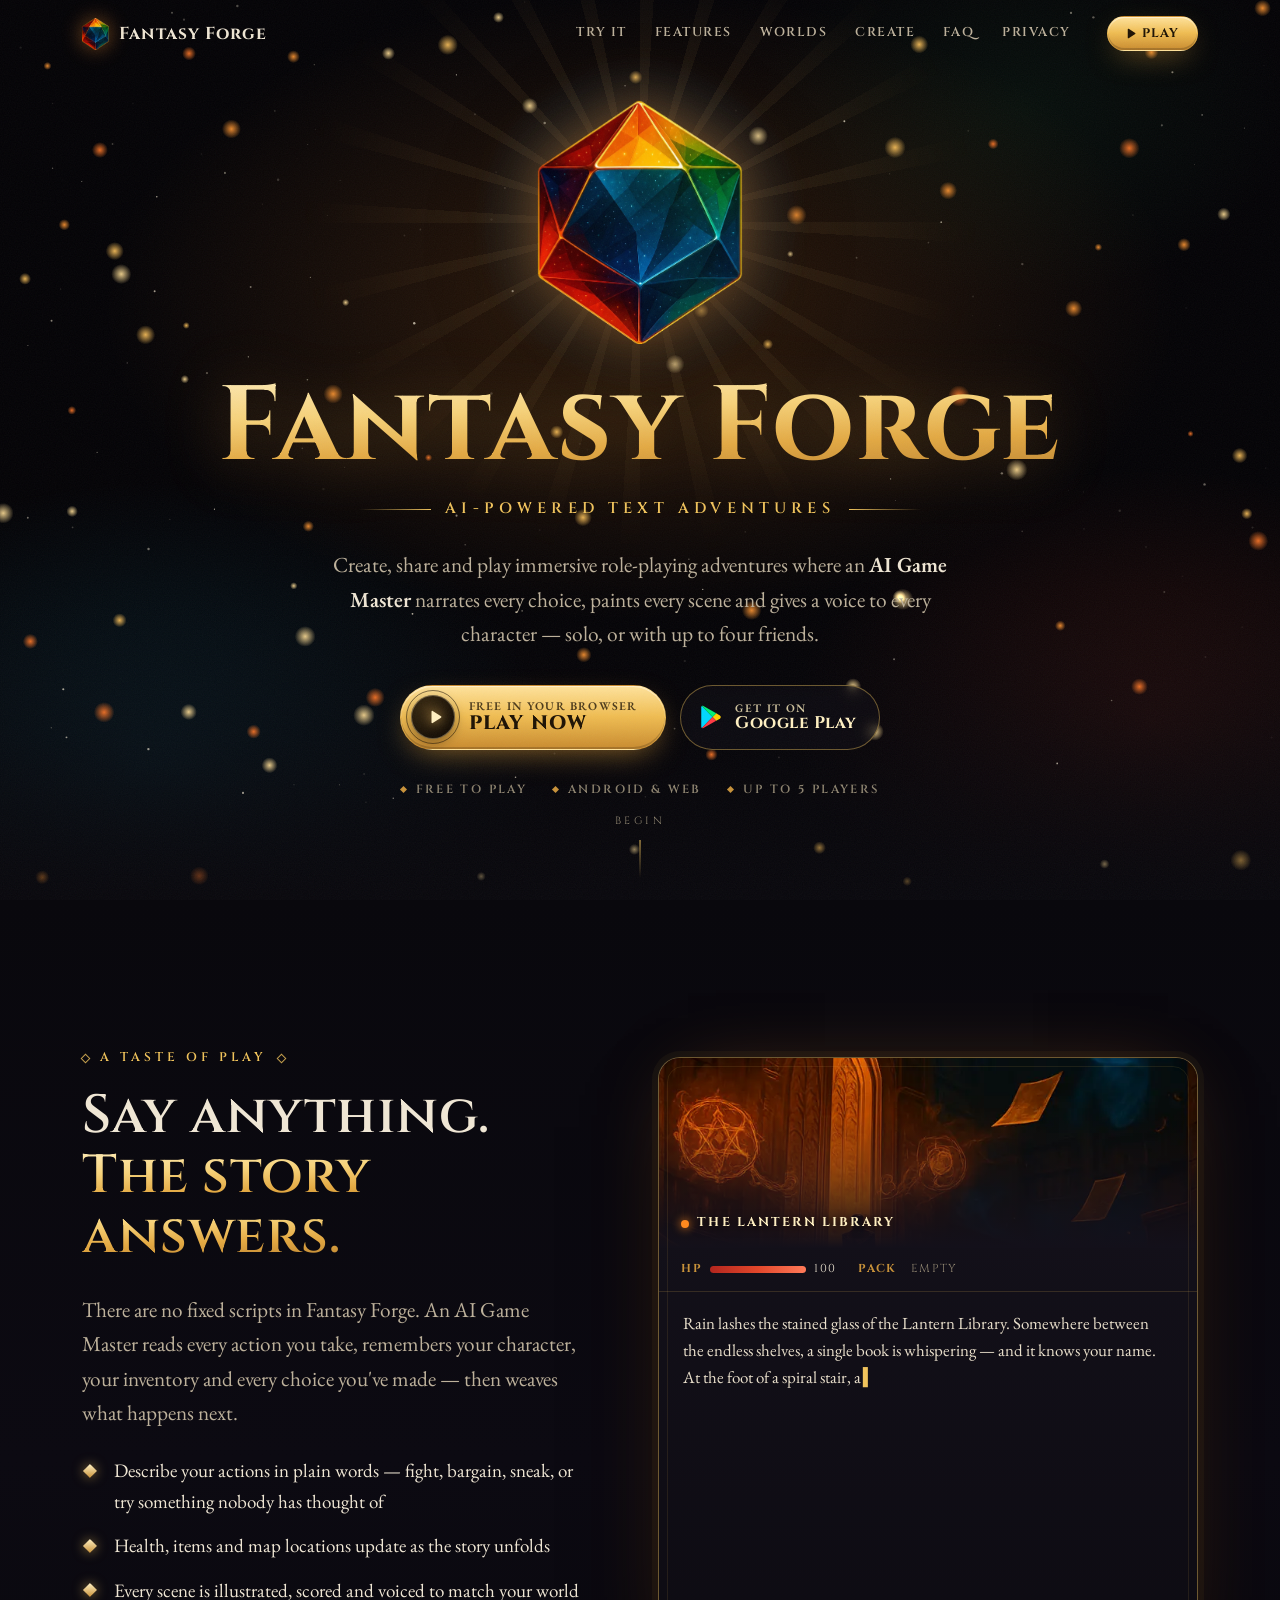
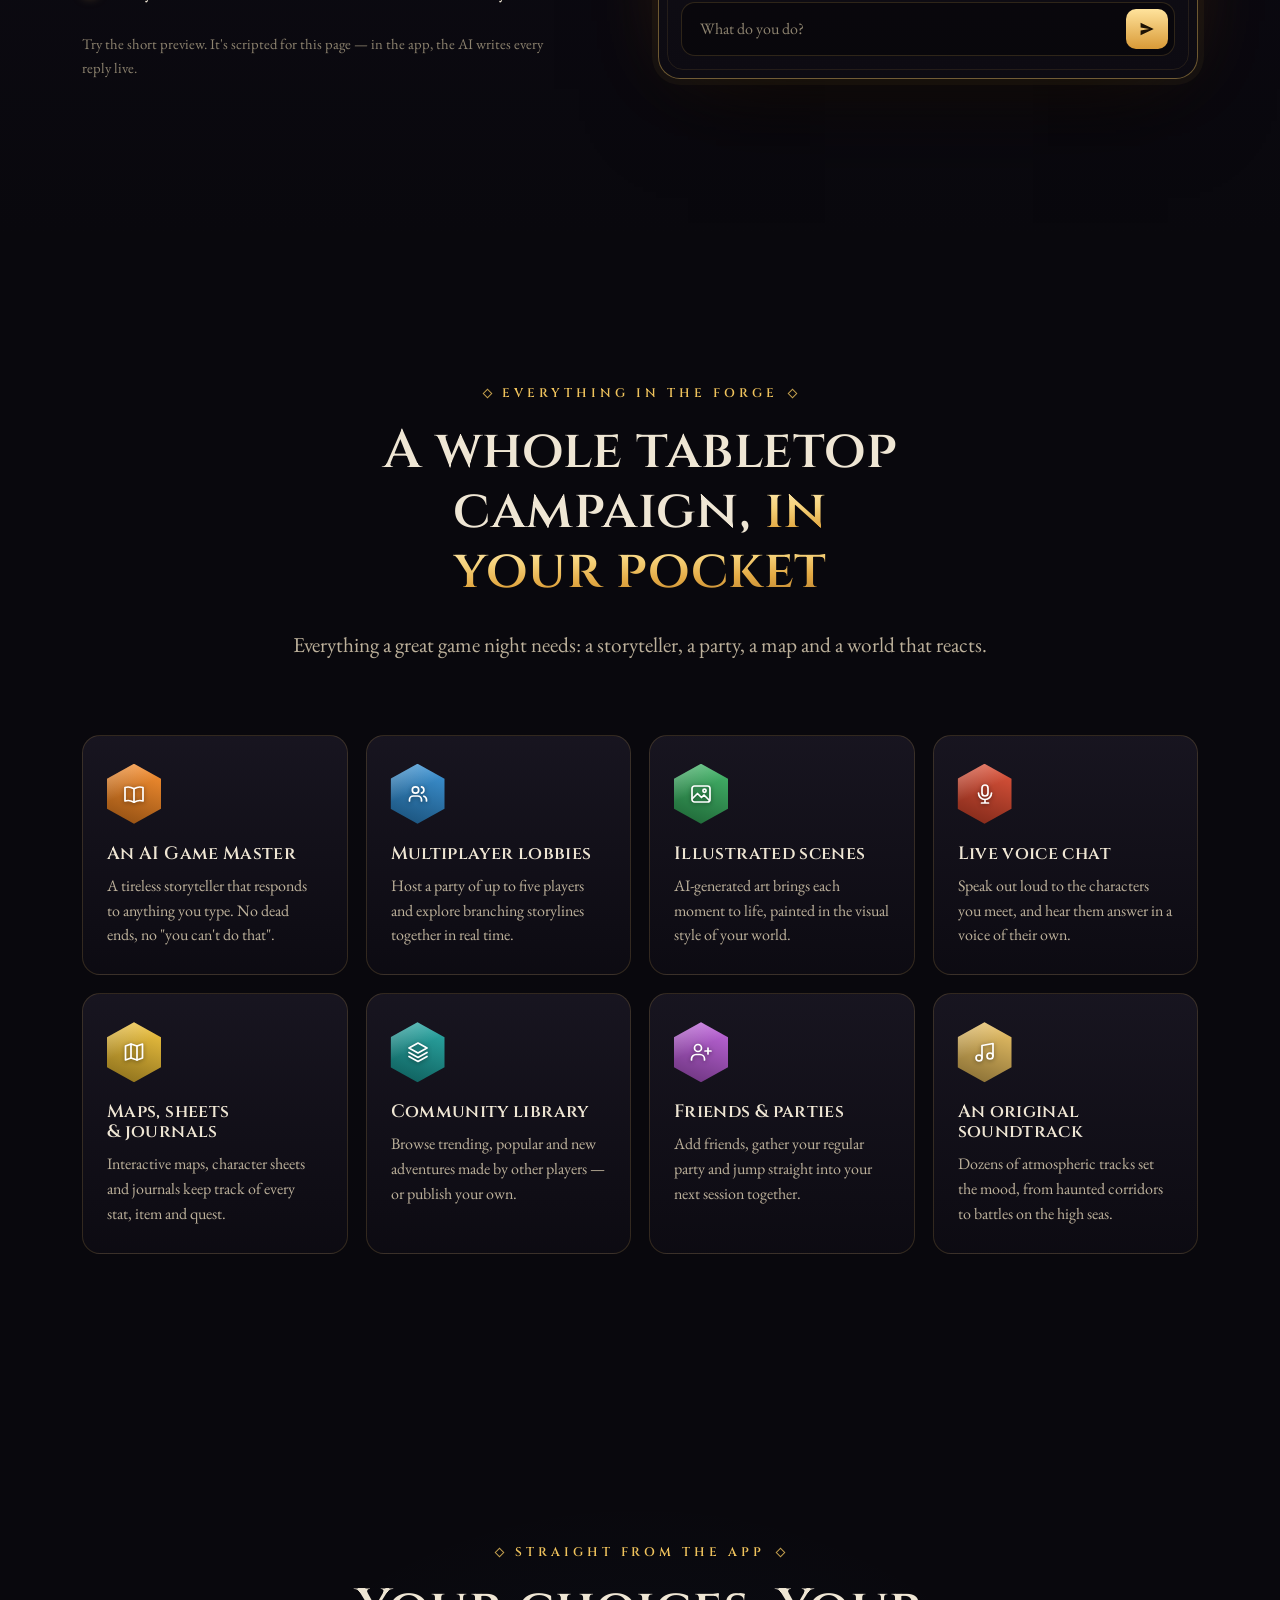
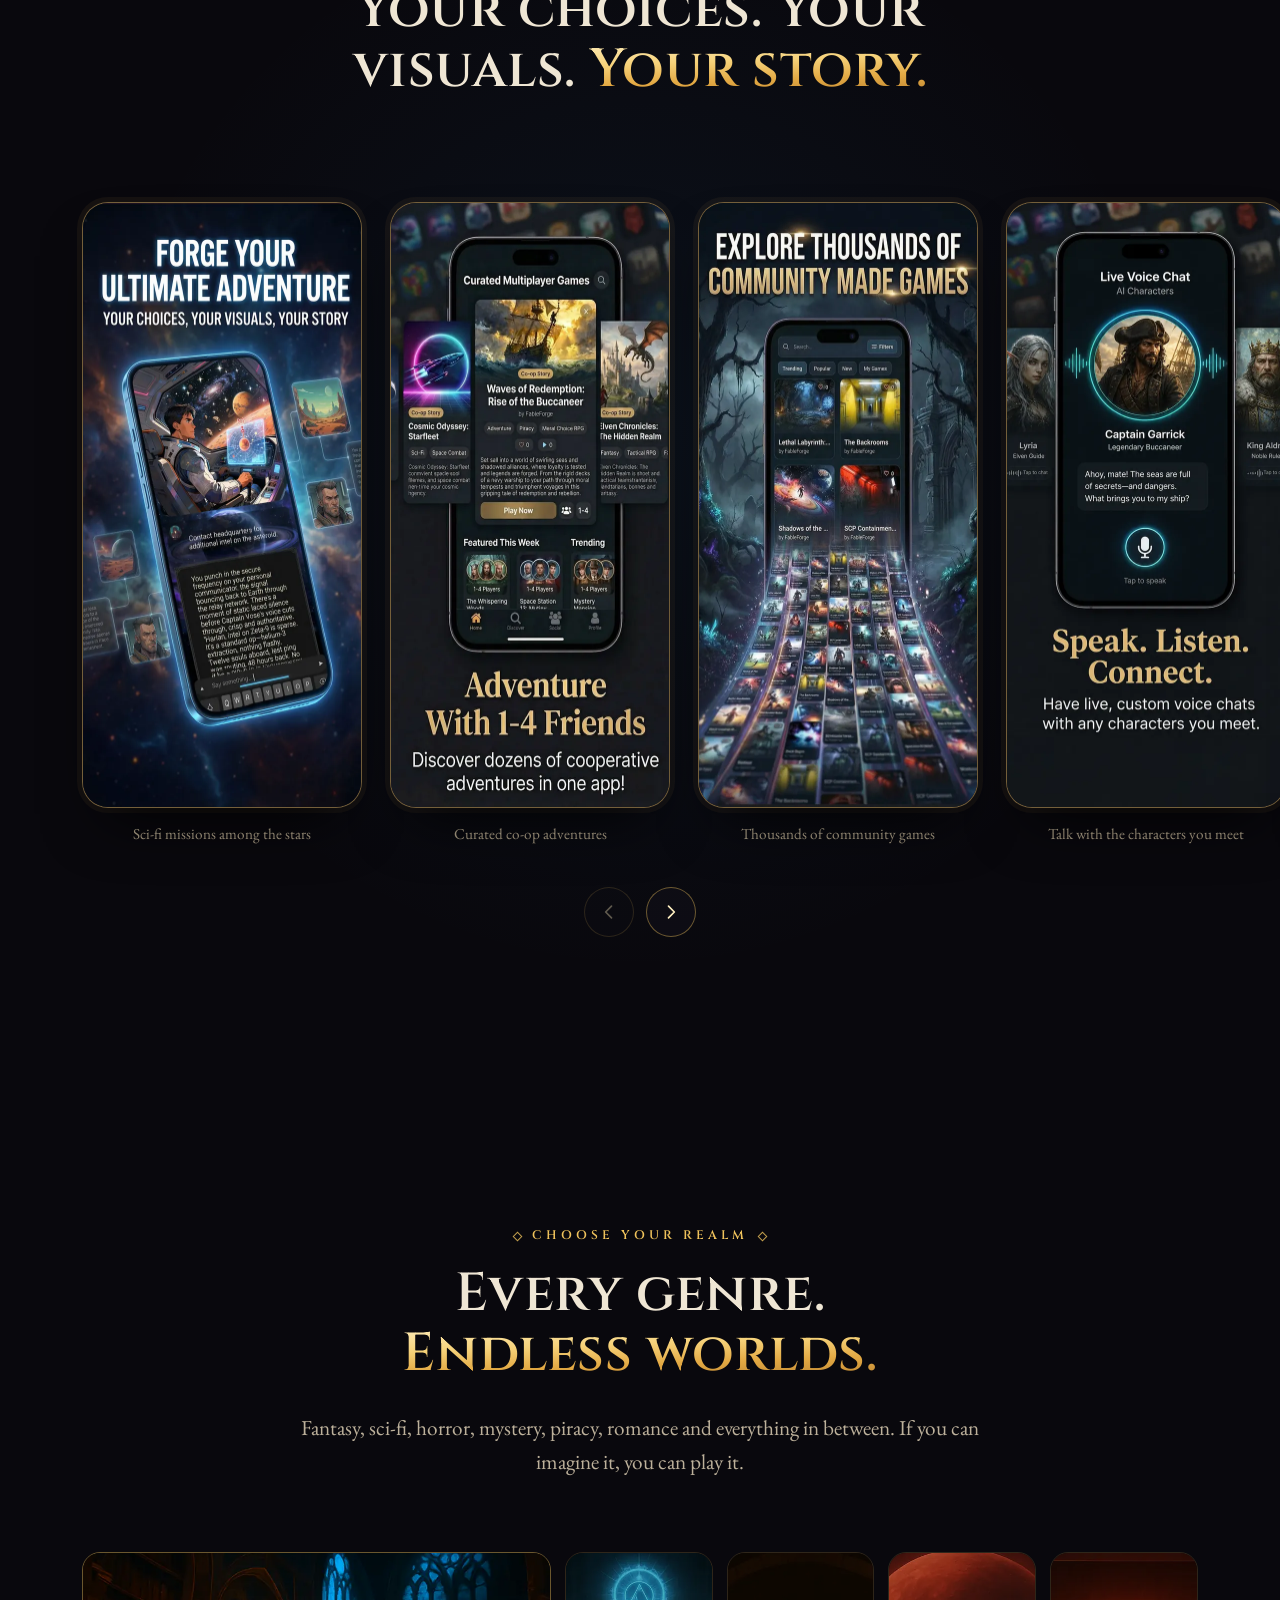
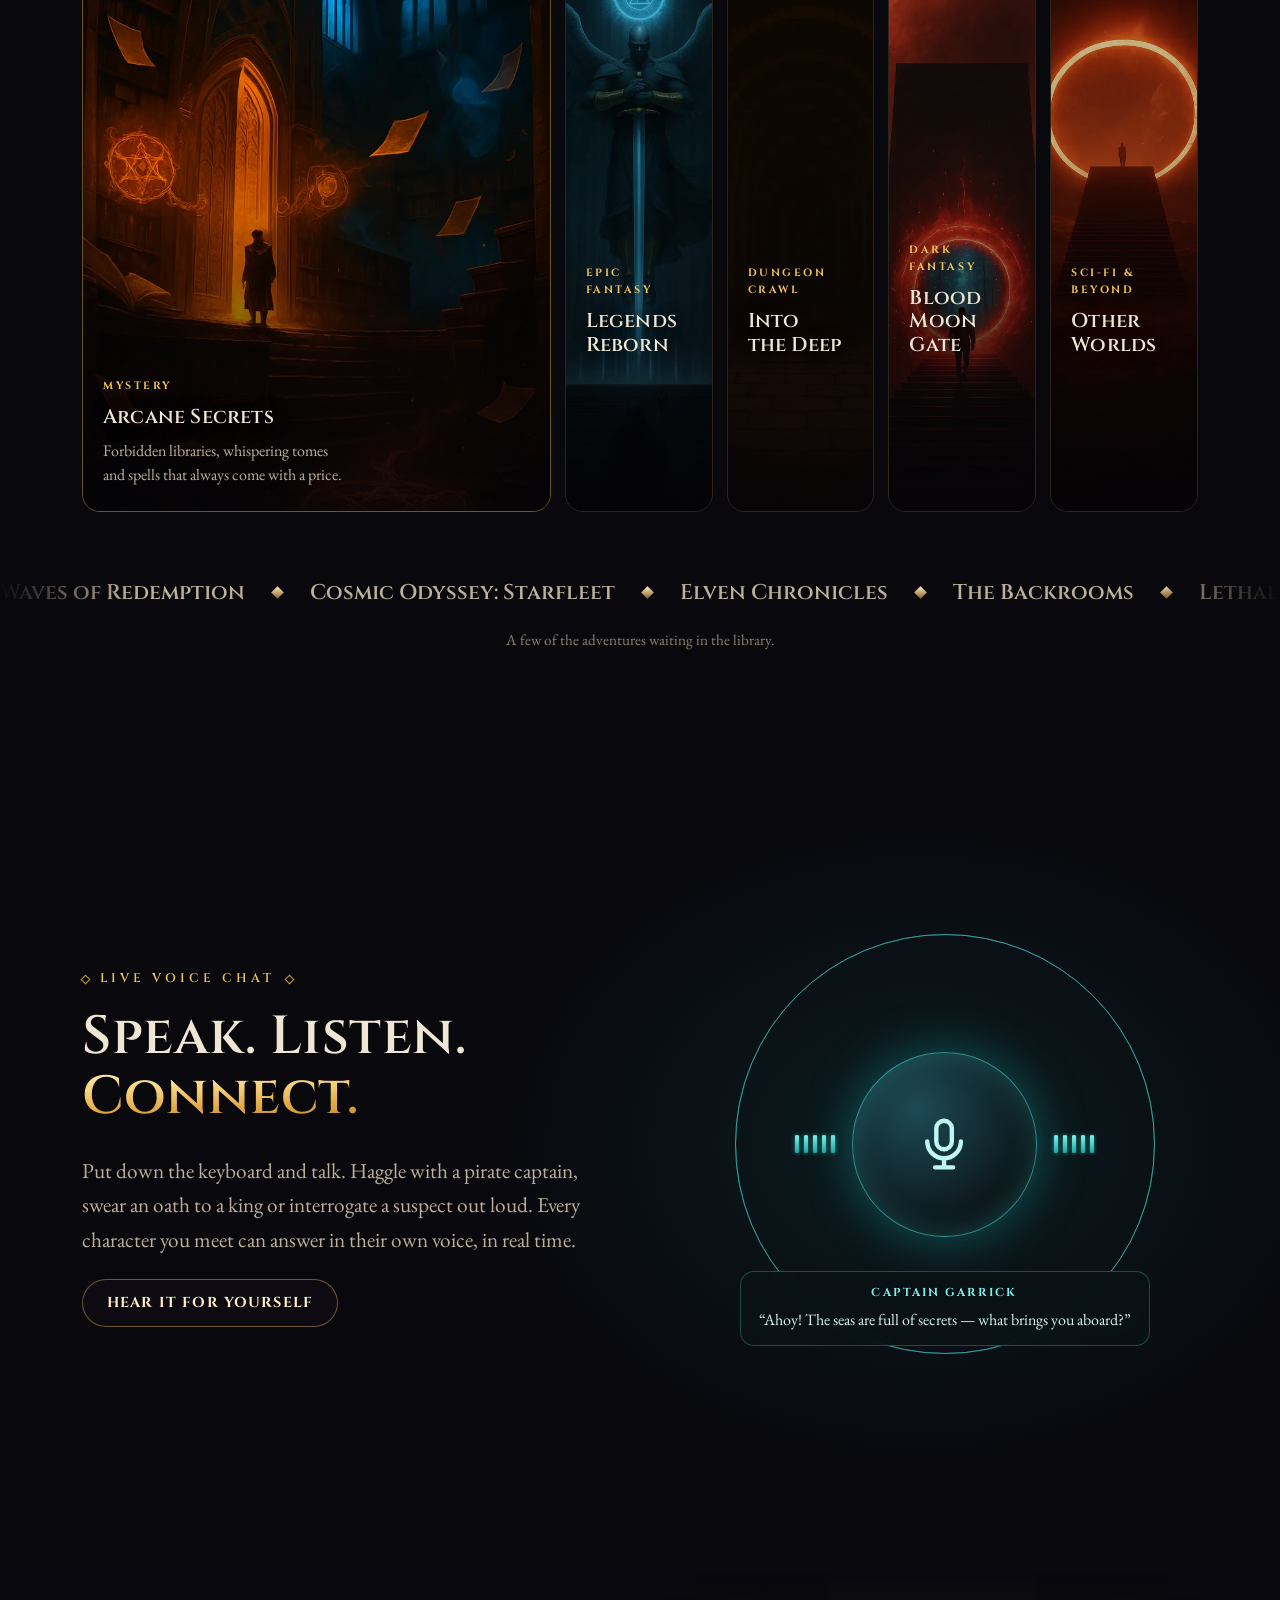
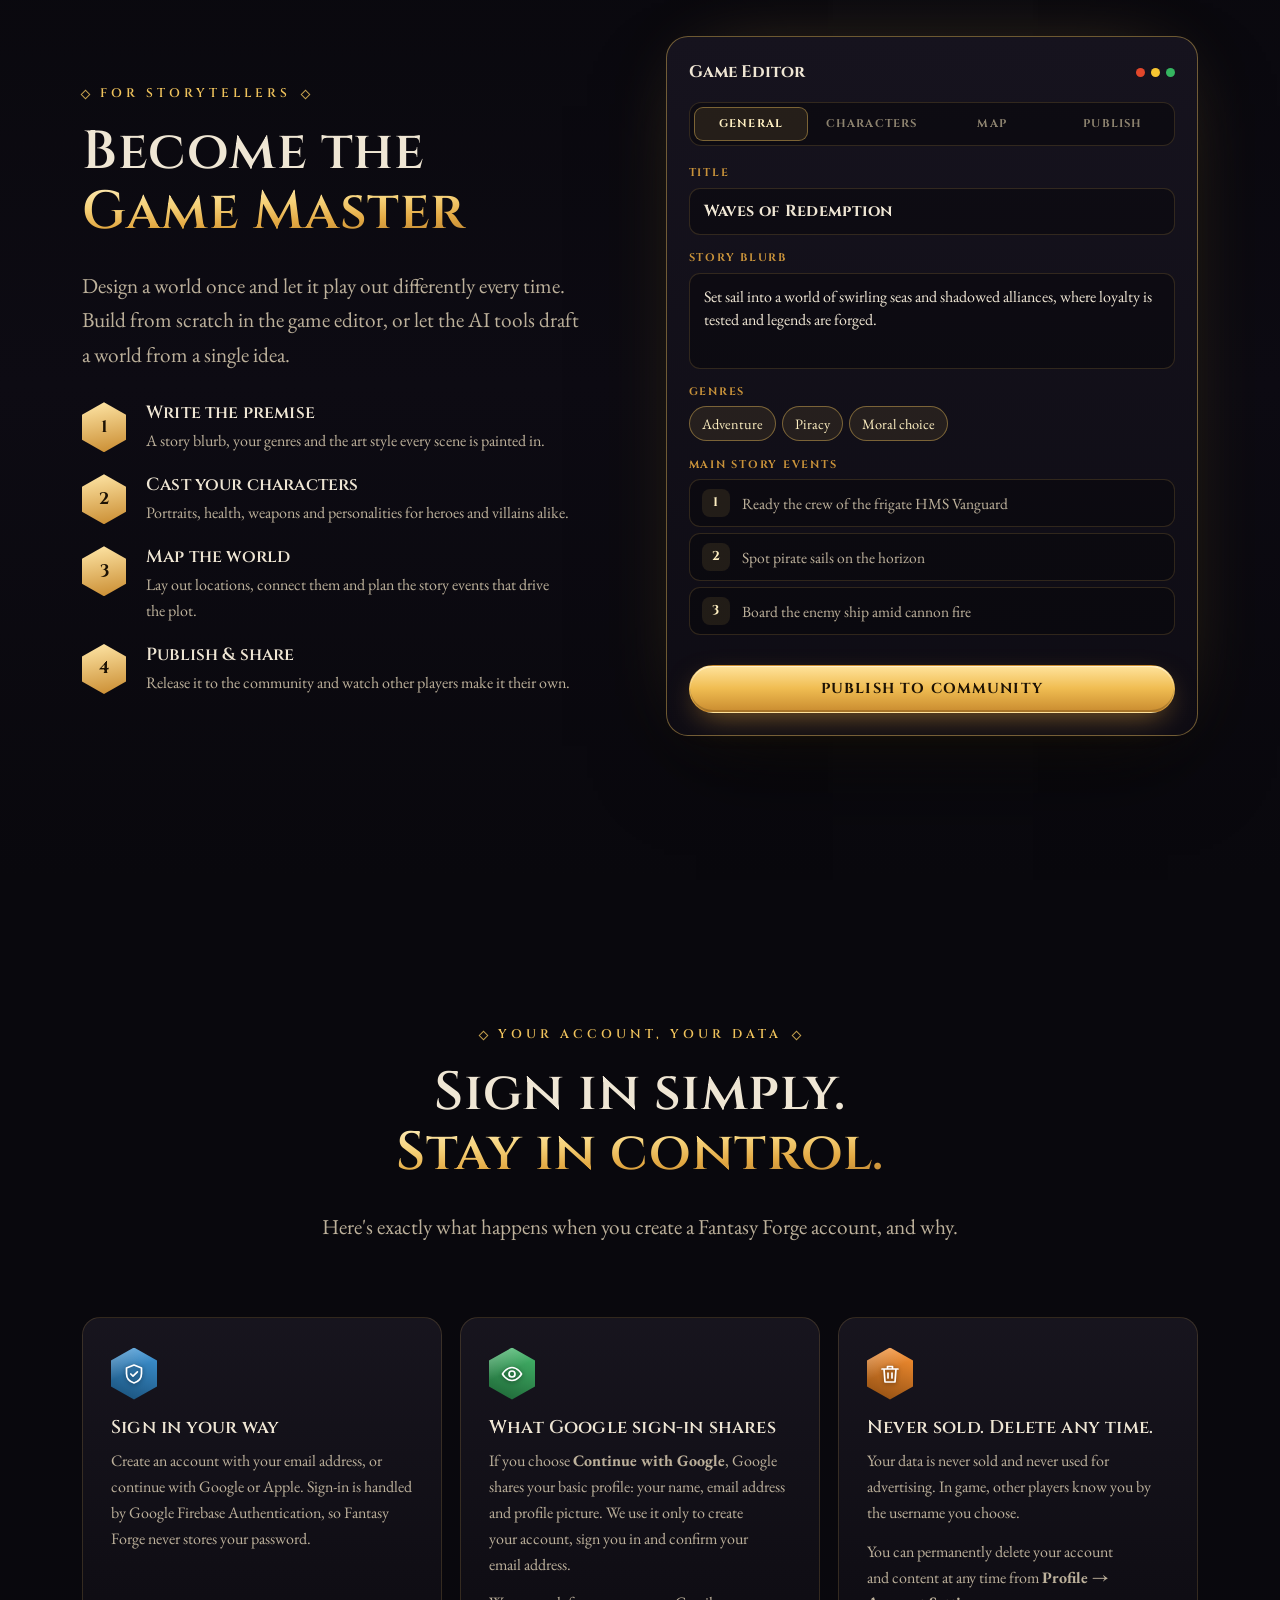
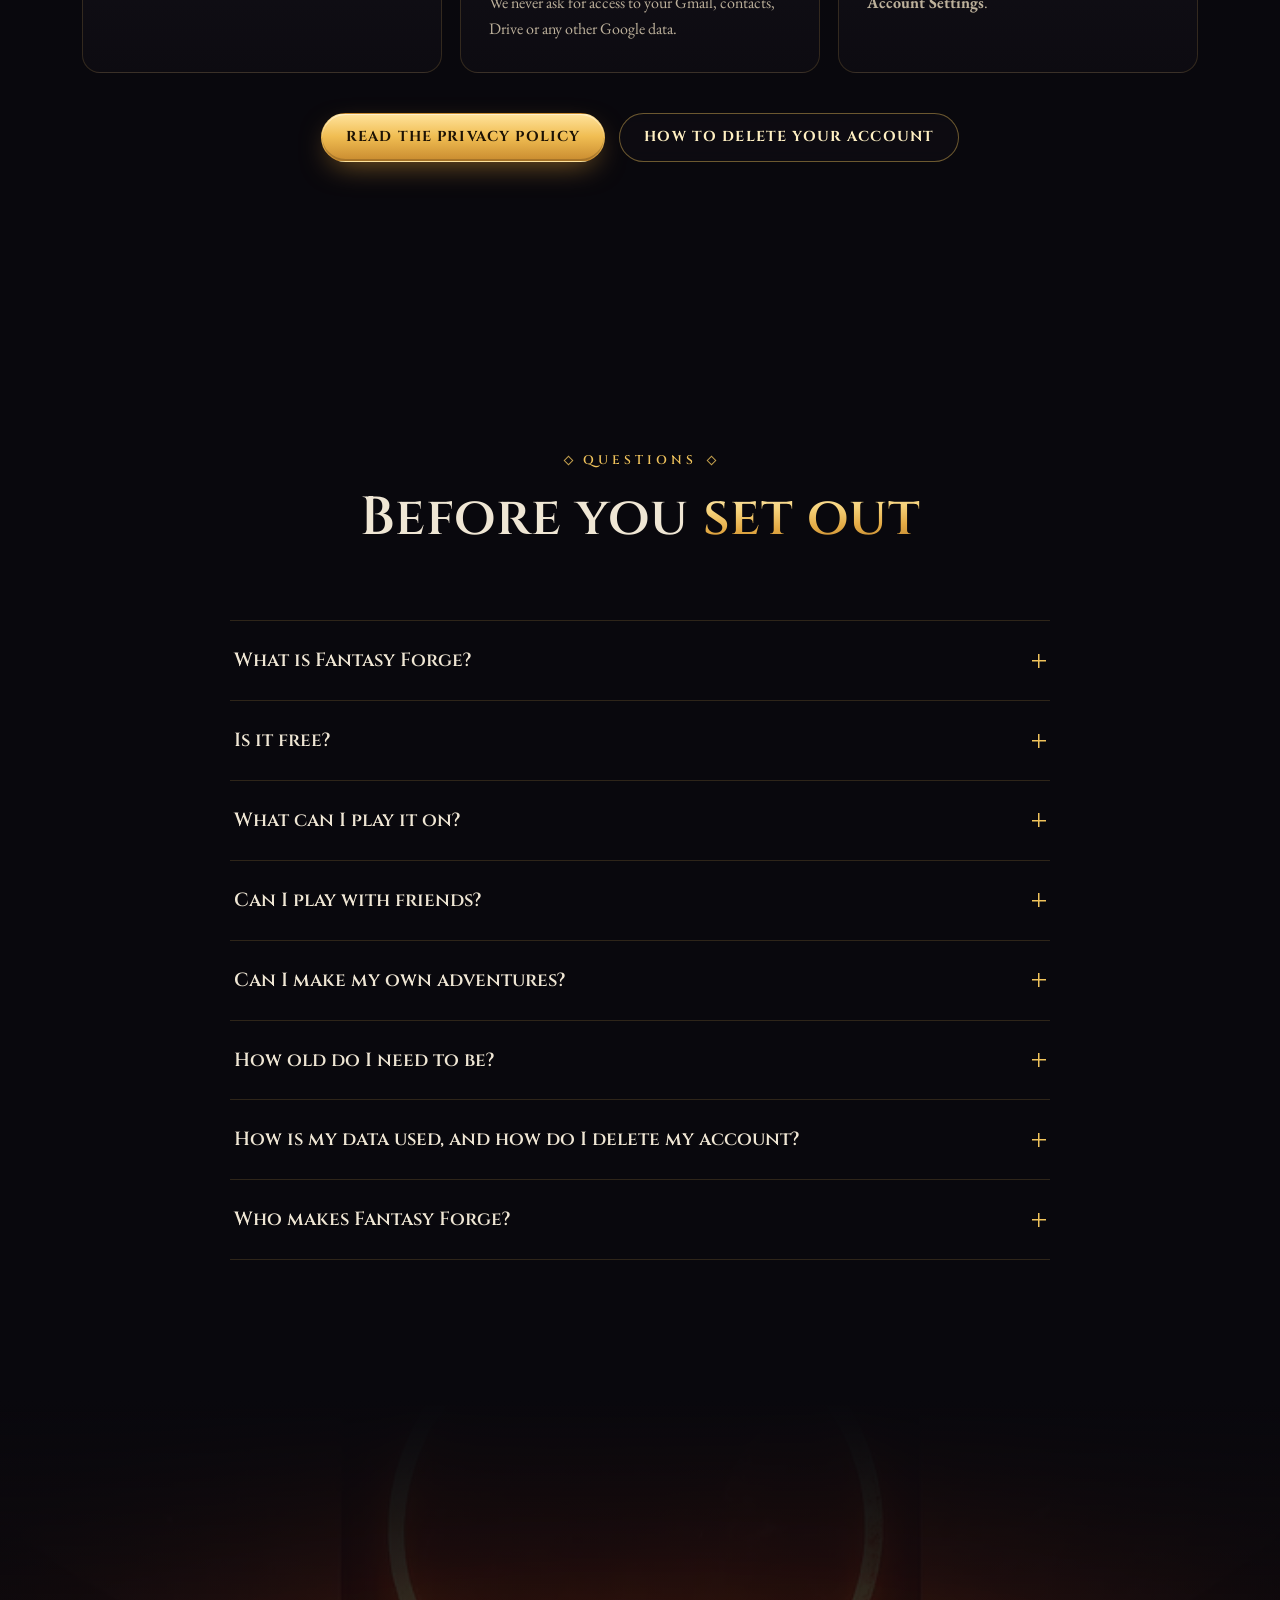
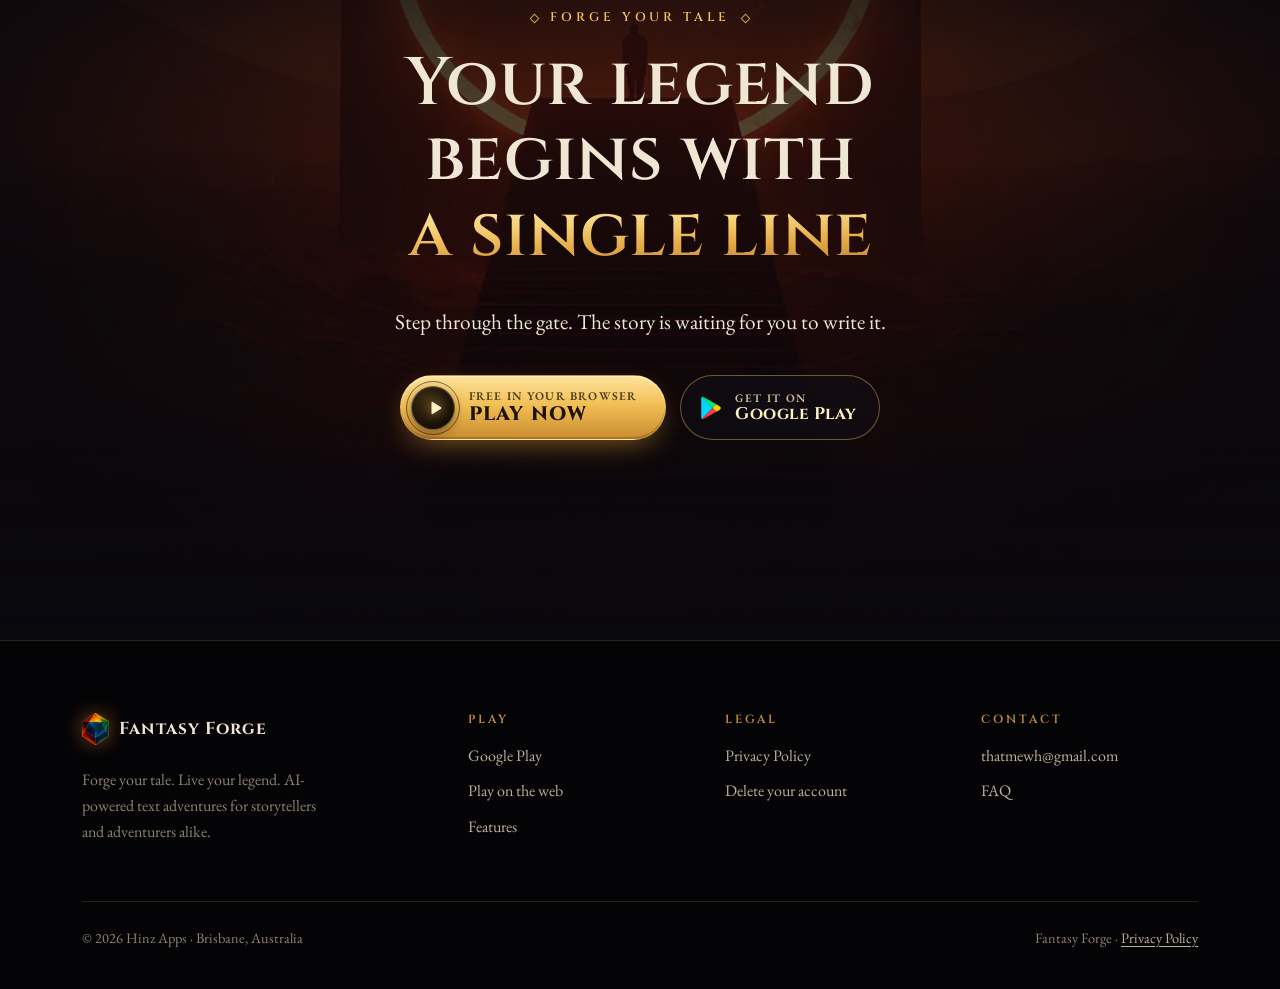
<file: index.html>
<!doctype html>
<html lang="en" class="no-js">
<head>
  <meta charset="utf-8">
  <meta name="viewport" content="width=device-width, initial-scale=1, viewport-fit=cover">
  <title>Fantasy Forge — AI-Powered Text Adventures &amp; RPGs</title>
  <meta name="description" content="Fantasy Forge is an app for creating, sharing and playing AI-powered text adventures. An AI Game Master narrates every choice, illustrates every scene and voices every character — play solo or with up to four friends.">
  <meta name="theme-color" content="#09080d">
  <meta name="color-scheme" content="dark">

  <meta property="og:type" content="website">
  <meta property="og:site_name" content="Fantasy Forge">
  <meta property="og:title" content="Fantasy Forge — AI-Powered Text Adventures">
  <meta property="og:description" content="Create, share and play immersive AI-driven RPG adventures — solo or with up to four friends.">
  <meta property="og:image" content="https://thatmewh.github.io/FantasyForgeStaticSite/assets/img/og-image.jpg">
  <meta property="og:image:width" content="1200">
  <meta property="og:image:height" content="630">
  <meta property="og:image:alt" content="The Fantasy Forge gem logo glowing above the words AI-powered text adventures">
  <meta name="twitter:card" content="summary_large_image">

  <link rel="icon" href="favicon.ico" sizes="any">
  <link rel="icon" type="image/png" sizes="32x32" href="assets/img/icon-32.png">
  <link rel="icon" type="image/png" sizes="192x192" href="assets/img/icon-192.png">
  <link rel="apple-touch-icon" href="assets/img/apple-touch-icon.png">

  <link rel="preload" href="assets/fonts/cinzel.woff2" as="font" type="font/woff2" crossorigin>
  <link rel="preload" href="assets/fonts/eb-garamond.woff2" as="font" type="font/woff2" crossorigin>
  <link rel="preload" href="assets/img/gem.webp" as="image" type="image/webp">
  <link rel="stylesheet" href="assets/css/site.css">

  <script>document.documentElement.classList.remove('no-js');</script>
  <script type="application/ld+json">
  {
    "@context": "https://schema.org",
    "@type": "SoftwareApplication",
    "name": "Fantasy Forge",
    "alternateName": "FantasyForge AI Stories & RPGs",
    "description": "Create, share and play AI-powered text-based RPG adventures, solo or with friends.",
    "applicationCategory": "GameApplication",
    "operatingSystem": "Android, Web",
    "offers": { "@type": "Offer", "price": "0", "priceCurrency": "USD" },
    "author": { "@type": "Organization", "name": "Hinz Apps" },
    "sameAs": [
      "https://play.google.com/store/apps/details?id=com.HinzApps.FableForge",
      "https://playfantasyforge.com/"
    ]
  }
  </script>
</head>
<body>
  <a class="skip-link" href="#main">Skip to content</a>

  <!-- Reusable icons -->
  <svg width="0" height="0" style="position:absolute" aria-hidden="true" focusable="false">
    <defs>
      <symbol id="i-play" viewBox="0 0 24 24">
        <path fill="#00d7fe" d="M3.6 1.8 13.4 12 3.6 22.2c-.4-.2-.6-.7-.6-1.2V3c0-.5.2-1 .6-1.2z"/>
        <path fill="#ffce00" d="m16.8 8.6 3.4 1.9c1.1.6 1.1 2.4 0 3l-3.4 1.9L13.4 12z"/>
        <path fill="#ff3a44" d="M16.8 15.4 13.4 12 3.6 22.2c.4.2.9.2 1.4-.1z"/>
        <path fill="#00f076" d="M16.8 8.6 5 1.9c-.5-.3-1-.3-1.4-.1L13.4 12z"/>
      </symbol>
      <symbol id="i-globe" viewBox="0 0 24 24" fill="none" stroke="currentColor" stroke-width="1.7" stroke-linecap="round" stroke-linejoin="round">
        <circle cx="12" cy="12" r="9"/><path d="M3 12h18M12 3c2.5 2.6 3.8 5.6 3.8 9s-1.3 6.4-3.8 9c-2.5-2.6-3.8-5.6-3.8-9S9.5 5.6 12 3z"/>
      </symbol>
      <symbol id="i-book" viewBox="0 0 24 24" fill="none" stroke="currentColor" stroke-width="1.7" stroke-linecap="round" stroke-linejoin="round">
        <path d="M3 5.5c2.8-.9 5.8-.6 9 1.2 3.2-1.8 6.2-2.1 9-1.2V19c-2.8-.9-5.8-.6-9 1.2-3.2-1.8-6.2-2.1-9-1.2z"/><path d="M12 6.7v13.5"/>
      </symbol>
      <symbol id="i-users" viewBox="0 0 24 24" fill="none" stroke="currentColor" stroke-width="1.7" stroke-linecap="round" stroke-linejoin="round">
        <circle cx="9.5" cy="8" r="3.2"/><path d="M3.5 19v-1.2A3.8 3.8 0 0 1 7.3 14h4.4a3.8 3.8 0 0 1 3.8 3.8V19"/><path d="M15.5 4.9a3.2 3.2 0 0 1 0 6.2M20.5 19v-1.2a3.8 3.8 0 0 0-2.6-3.6"/>
      </symbol>
      <symbol id="i-image" viewBox="0 0 24 24" fill="none" stroke="currentColor" stroke-width="1.7" stroke-linecap="round" stroke-linejoin="round">
        <rect x="3" y="4" width="18" height="16" rx="2.5"/><path d="m3.5 16.5 5-5 4 4 2.5-2.5 5.5 5.5"/><circle cx="15.5" cy="8.8" r="1.6"/>
      </symbol>
      <symbol id="i-mic" viewBox="0 0 24 24" fill="none" stroke="currentColor" stroke-width="1.7" stroke-linecap="round" stroke-linejoin="round">
        <rect x="9" y="3" width="6" height="11" rx="3"/><path d="M5.5 11a6.5 6.5 0 0 0 13 0M12 17.5V21M8.5 21h7"/>
      </symbol>
      <symbol id="i-map" viewBox="0 0 24 24" fill="none" stroke="currentColor" stroke-width="1.7" stroke-linecap="round" stroke-linejoin="round">
        <path d="M9 4 3.5 6v14L9 18l6 2 5.5-2V4L15 6z"/><path d="M9 4v14M15 6v14"/>
      </symbol>
      <symbol id="i-layers" viewBox="0 0 24 24" fill="none" stroke="currentColor" stroke-width="1.7" stroke-linecap="round" stroke-linejoin="round">
        <path d="m12 3 9 5-9 5-9-5z"/><path d="m3 12.5 9 5 9-5"/><path d="m3 16.5 9 5 9-5"/>
      </symbol>
      <symbol id="i-user-plus" viewBox="0 0 24 24" fill="none" stroke="currentColor" stroke-width="1.7" stroke-linecap="round" stroke-linejoin="round">
        <circle cx="9" cy="8" r="3.5"/><path d="M2.5 20v-1a4.5 4.5 0 0 1 4.5-4.5h4a4.5 4.5 0 0 1 4.5 4.5v1M19 8v6M16 11h6"/>
      </symbol>
      <symbol id="i-music" viewBox="0 0 24 24" fill="none" stroke="currentColor" stroke-width="1.7" stroke-linecap="round" stroke-linejoin="round">
        <path d="M9 18V5.5l11-2V16"/><circle cx="6" cy="18" r="3"/><circle cx="17" cy="16" r="3"/>
      </symbol>
      <symbol id="i-shield" viewBox="0 0 24 24" fill="none" stroke="currentColor" stroke-width="1.7" stroke-linecap="round" stroke-linejoin="round">
        <path d="M12 3 4.5 6v5.5c0 4.6 3.2 8.2 7.5 9.5 4.3-1.3 7.5-4.9 7.5-9.5V6z"/><path d="m8.8 12 2.2 2.2 4.4-4.4"/>
      </symbol>
      <symbol id="i-eye" viewBox="0 0 24 24" fill="none" stroke="currentColor" stroke-width="1.7" stroke-linecap="round" stroke-linejoin="round">
        <path d="M2.5 12S6 5.5 12 5.5 21.5 12 21.5 12 18 18.5 12 18.5 2.5 12 2.5 12z"/><circle cx="12" cy="12" r="3"/>
      </symbol>
      <symbol id="i-erase" viewBox="0 0 24 24" fill="none" stroke="currentColor" stroke-width="1.7" stroke-linecap="round" stroke-linejoin="round">
        <path d="M4 7h16M9.5 7V4.5h5V7M6 7l1 13h10l1-13M10 11v5M14 11v5"/>
      </symbol>
      <symbol id="i-triangle" viewBox="0 0 14 14" fill="currentColor">
        <path d="M3.5 1.6v10.8c0 .6.7 1 1.2.7l8.3-5.4c.5-.3.5-1.1 0-1.4L4.7.9c-.5-.3-1.2.1-1.2.7z"/>
      </symbol>
      <symbol id="i-send" viewBox="0 0 24 24" fill="currentColor">
        <path d="M3.4 20.4 21 12 3.4 3.6l.1 6.5L15 12 3.5 13.9z"/>
      </symbol>
      <symbol id="i-chev" viewBox="0 0 24 24" fill="none" stroke="currentColor" stroke-width="2" stroke-linecap="round" stroke-linejoin="round">
        <path d="m9 5 7 7-7 7"/>
      </symbol>
    </defs>
  </svg>

  <header class="site-header" data-header>
    <div class="container header-inner">
      <a class="brand" href="./" aria-label="Fantasy Forge — home">
        <img src="assets/img/gem-96.png" width="27" height="32" alt="">
        <span>Fantasy Forge</span>
      </a>
      <nav class="site-nav" id="site-nav" aria-label="Primary">
        <a href="#play">Try it</a>
        <a href="#features">Features</a>
        <a href="#worlds">Worlds</a>
        <a href="#create">Create</a>
        <a href="#faq">FAQ</a>
        <a href="privacy-policty.html">Privacy</a>
      </nav>
      <a class="btn btn-primary btn-sm header-cta" href="https://playfantasyforge.com/" target="_blank" rel="noopener"><svg width="11" height="11" aria-hidden="true"><use href="#i-triangle"/></svg>Play</a>
      <button class="nav-toggle" type="button" aria-expanded="false" aria-controls="site-nav" aria-label="Menu"><span></span><span></span></button>
    </div>
  </header>

  <main id="main">

    <!-- ============ HERO ============ -->
    <section class="hero" id="top" aria-labelledby="hero-title">
      <div class="hero-bg" aria-hidden="true"></div>
      <canvas class="hero-canvas" aria-hidden="true"></canvas>

      <div class="container hero-inner">
        <div class="gem-stage" aria-hidden="true">
          <div class="gem-float">
            <img class="gem" src="assets/img/gem.webp" width="525" height="625" alt="" fetchpriority="high">
            <span class="gem-shine"></span>
          </div>
        </div>

        <h1 class="hero-title" id="hero-title"><span class="gilded">Fantasy Forge</span></h1>
        <p class="hero-ornament">AI-powered text adventures</p>
        <p class="hero-lead">
          Create, share and play immersive role-playing adventures where an <strong>AI Game Master</strong>
          narrates every choice, paints every scene and gives a voice to every character — solo, or with up to four friends.
        </p>

        <div class="hero-ctas">
          <a class="btn btn-primary btn-play" href="https://playfantasyforge.com/" target="_blank" rel="noopener">
            <span class="play-disc" aria-hidden="true"><svg width="14" height="14"><use href="#i-triangle"/></svg></span>
            <span class="store-text"><small>Free in your browser</small><strong>Play now</strong></span>
          </a>
          <a class="btn btn-ghost btn-store" href="https://play.google.com/store/apps/details?id=com.HinzApps.FableForge" target="_blank" rel="noopener">
            <svg width="26" height="26" aria-hidden="true"><use href="#i-play"/></svg>
            <span class="store-text"><small>Get it on</small><strong>Google Play</strong></span>
          </a>
        </div>

        <ul class="hero-meta" aria-label="At a glance">
          <li>Free to play</li>
          <li>Android &amp; web</li>
          <li>Up to 5 players</li>
        </ul>
      </div>

      <a class="scroll-cue" href="#play">Begin</a>
    </section>

    <!-- ============ STORY DEMO ============ -->
    <section class="section demo" id="play" aria-labelledby="play-title">
      <div class="container demo-grid">
        <div class="demo-copy reveal">
          <p class="eyebrow">A taste of play</p>
          <h2 id="play-title">Say anything. <span class="gilded">The story answers.</span></h2>
          <p class="lead">
            There are no fixed scripts in Fantasy Forge. An AI Game Master reads every action you take,
            remembers your character, your inventory and every choice you've made — then weaves what happens next.
          </p>
          <ul class="checks">
            <li>Describe your actions in plain words — fight, bargain, sneak, or try something nobody has thought of</li>
            <li>Health, items and map locations update as the story unfolds</li>
            <li>Every scene is illustrated, scored and voiced to match your world</li>
          </ul>
          <p class="fine">Try the short preview. It's scripted for this page — in the app, the AI writes every reply live.</p>
        </div>

        <div class="tome reveal" data-delay="1" data-story>
          <div class="tome-scene">
            <img src="assets/img/worlds/library.webp" width="720" height="1080" loading="lazy" alt="A candlelit gothic library where glowing sigils burn on the floor">
            <div class="tome-location"><span class="dot" aria-hidden="true"></span><span data-location>The Lantern Library</span></div>
          </div>
          <div class="tome-hud">
            <div class="hp"><span class="hud-label">HP</span><div class="bar" aria-hidden="true"><i data-hp-bar></i></div><span class="hp-num" data-hp>100</span></div>
            <div class="inv"><span class="hud-label">Pack</span><span class="inv-items" data-inv>Empty</span></div>
          </div>
          <div class="tome-log" data-log aria-live="polite"></div>
          <div class="tome-choices" data-choices></div>
          <form class="tome-input" data-input>
            <input type="text" placeholder="What do you do?" aria-label="Type your own action" maxlength="120" autocomplete="off">
            <button type="submit" aria-label="Send action"><svg width="18" height="18" aria-hidden="true"><use href="#i-send"/></svg></button>
          </form>
          <div class="tome-toast" data-toast aria-hidden="true"></div>
        </div>
      </div>
    </section>

    <!-- ============ FEATURES ============ -->
    <section class="section" id="features" aria-labelledby="features-title">
      <div class="container">
        <div class="section-head reveal">
          <p class="eyebrow">Everything in the forge</p>
          <h2 id="features-title">A whole tabletop campaign, <span class="gilded">in your pocket</span></h2>
          <p class="lead">Everything a great game night needs: a storyteller, a party, a map and a world that reacts.</p>
        </div>

        <div class="features-grid">
          <article class="feature reveal">
            <span class="facet"><svg aria-hidden="true"><use href="#i-book"/></svg></span>
            <h3>An AI Game Master</h3>
            <p>A tireless storyteller that responds to anything you type. No dead ends, no "you can't do that".</p>
          </article>
          <article class="feature reveal" data-delay="1">
            <span class="facet"><svg aria-hidden="true"><use href="#i-users"/></svg></span>
            <h3>Multiplayer lobbies</h3>
            <p>Host a party of up to five players and explore branching storylines together in real time.</p>
          </article>
          <article class="feature reveal" data-delay="2">
            <span class="facet"><svg aria-hidden="true"><use href="#i-image"/></svg></span>
            <h3>Illustrated scenes</h3>
            <p>AI-generated art brings each moment to life, painted in the visual style of your world.</p>
          </article>
          <article class="feature reveal" data-delay="3">
            <span class="facet"><svg aria-hidden="true"><use href="#i-mic"/></svg></span>
            <h3>Live voice chat</h3>
            <p>Speak out loud to the characters you meet, and hear them answer in a voice of their own.</p>
          </article>
          <article class="feature reveal">
            <span class="facet"><svg aria-hidden="true"><use href="#i-map"/></svg></span>
            <h3>Maps, sheets &amp; journals</h3>
            <p>Interactive maps, character sheets and journals keep track of every stat, item and quest.</p>
          </article>
          <article class="feature reveal" data-delay="1">
            <span class="facet"><svg aria-hidden="true"><use href="#i-layers"/></svg></span>
            <h3>Community library</h3>
            <p>Browse trending, popular and new adventures made by other players — or publish your own.</p>
          </article>
          <article class="feature reveal" data-delay="2">
            <span class="facet"><svg aria-hidden="true"><use href="#i-user-plus"/></svg></span>
            <h3>Friends &amp; parties</h3>
            <p>Add friends, gather your regular party and jump straight into your next session together.</p>
          </article>
          <article class="feature reveal" data-delay="3">
            <span class="facet"><svg aria-hidden="true"><use href="#i-music"/></svg></span>
            <h3>An original soundtrack</h3>
            <p>Dozens of atmospheric tracks set the mood, from haunted corridors to battles on the high seas.</p>
          </article>
        </div>
      </div>
    </section>

    <!-- ============ GALLERY ============ -->
    <section class="section gallery" id="gallery" aria-labelledby="gallery-title">
      <div class="container">
        <div class="section-head reveal">
          <p class="eyebrow">Straight from the app</p>
          <h2 id="gallery-title">Your choices. Your visuals. <span class="gilded">Your story.</span></h2>
        </div>
      </div>
      <div class="gallery-track" data-track tabindex="0" aria-label="App screenshots">
        <figure class="shot"><img src="assets/img/screens/screen-1.webp" width="560" height="1212" loading="lazy" alt="A sci-fi adventure: a pilot in a starship cockpit while the AI narrates a mission briefing"><figcaption>Sci-fi missions among the stars</figcaption></figure>
        <figure class="shot"><img src="assets/img/screens/screen-2.webp" width="560" height="1212" loading="lazy" alt="Curated co-op adventures such as Waves of Redemption, for one to four friends"><figcaption>Curated co-op adventures</figcaption></figure>
        <figure class="shot"><img src="assets/img/screens/screen-3.webp" width="560" height="1212" loading="lazy" alt="The community library, a searchable grid of player-made games"><figcaption>Thousands of community games</figcaption></figure>
        <figure class="shot"><img src="assets/img/screens/screen-6.webp" width="560" height="1212" loading="lazy" alt="Live voice chat with an AI pirate captain called Captain Garrick"><figcaption>Talk with the characters you meet</figcaption></figure>
        <figure class="shot"><img src="assets/img/screens/screen-5.webp" width="560" height="1212" loading="lazy" alt="The game editor, with a story blurb, genres, image style and main story events"><figcaption>Build your own adventures</figcaption></figure>
        <figure class="shot"><img src="assets/img/screens/screen-4.webp" width="560" height="1212" loading="lazy" alt="The character editor, with a portrait, health and weapon stats"><figcaption>Deep character customisation</figcaption></figure>
        <figure class="shot"><img src="assets/img/screens/screen-0.webp" width="560" height="1212" loading="lazy" alt="A romance storyline, illustrated with a candlelit balcony scene"><figcaption>Every genre, every mood</figcaption></figure>
      </div>
      <div class="gallery-controls">
        <button class="round-btn" type="button" data-prev aria-label="Previous screenshots"><svg width="20" height="20" style="transform:scaleX(-1)" aria-hidden="true"><use href="#i-chev"/></svg></button>
        <button class="round-btn" type="button" data-next aria-label="Next screenshots"><svg width="20" height="20" aria-hidden="true"><use href="#i-chev"/></svg></button>
      </div>
    </section>

    <!-- ============ WORLDS ============ -->
    <section class="section" id="worlds" aria-labelledby="worlds-title">
      <div class="container">
        <div class="section-head reveal">
          <p class="eyebrow">Choose your realm</p>
          <h2 id="worlds-title">Every genre. <span class="gilded">Endless worlds.</span></h2>
          <p class="lead">Fantasy, sci-fi, horror, mystery, piracy, romance and everything in between. If you can imagine it, you can play it.</p>
        </div>

        <div class="worlds-row reveal" data-worlds>
          <article class="world" tabindex="0">
            <img src="assets/img/worlds/library.webp" width="720" height="1080" loading="lazy" alt="">
            <div class="world-body">
              <span class="tag">Mystery</span>
              <h3>Arcane Secrets</h3>
              <p>Forbidden libraries, whispering tomes and spells that always come with a price.</p>
            </div>
          </article>
          <article class="world" tabindex="0">
            <img src="assets/img/worlds/sentinel.webp" width="720" height="1080" loading="lazy" alt="">
            <div class="world-body">
              <span class="tag">Epic fantasy</span>
              <h3>Legends Reborn</h3>
              <p>Fallen guardians, legendary blades and destinies written in starlight.</p>
            </div>
          </article>
          <article class="world" tabindex="0">
            <img src="assets/img/worlds/dungeon.webp" width="720" height="1080" loading="lazy" alt="">
            <div class="world-body">
              <span class="tag">Dungeon crawl</span>
              <h3>Into the Deep</h3>
              <p>Torchlit corridors, ancient traps and treasure worth every risk.</p>
            </div>
          </article>
          <article class="world" tabindex="0">
            <img src="assets/img/worlds/portal.webp" width="720" height="1080" loading="lazy" alt="">
            <div class="world-body">
              <span class="tag">Dark fantasy</span>
              <h3>Blood Moon Gate</h3>
              <p>Crimson skies, cursed gateways and heroes who walk the edge of ruin.</p>
            </div>
          </article>
          <article class="world" tabindex="0">
            <img src="assets/img/worlds/ring.webp" width="720" height="1080" loading="lazy" alt="">
            <div class="world-body">
              <span class="tag">Sci-fi &amp; beyond</span>
              <h3>Other Worlds</h3>
              <p>Alien frontiers, strange dimensions and whatever waits beyond the ring.</p>
            </div>
          </article>
        </div>
      </div>

      <div class="marquee" aria-label="Adventures you can play">
        <div class="marquee-track">
          <ul>
            <li>Waves of Redemption</li>
            <li>Cosmic Odyssey: Starfleet</li>
            <li>Elven Chronicles</li>
            <li>The Backrooms</li>
            <li>Lethal Labyrinth</li>
            <li>SCP Containment</li>
            <li>The Whispering Woods</li>
            <li>Space Station 13: Mutiny</li>
            <li>Mystery Mansion</li>
          </ul>
          <ul aria-hidden="true">
            <li>Waves of Redemption</li>
            <li>Cosmic Odyssey: Starfleet</li>
            <li>Elven Chronicles</li>
            <li>The Backrooms</li>
            <li>Lethal Labyrinth</li>
            <li>SCP Containment</li>
            <li>The Whispering Woods</li>
            <li>Space Station 13: Mutiny</li>
            <li>Mystery Mansion</li>
          </ul>
        </div>
      </div>
      <p class="marquee-caption">A few of the adventures waiting in the library.</p>
    </section>

    <!-- ============ VOICE ============ -->
    <section class="section voice" id="voice" aria-labelledby="voice-title">
      <div class="container voice-grid">
        <div class="voice-copy reveal">
          <p class="eyebrow">Live voice chat</p>
          <h2 id="voice-title">Speak. Listen. <span class="gilded">Connect.</span></h2>
          <p class="lead">
            Put down the keyboard and talk. Haggle with a pirate captain, swear an oath to a king or
            interrogate a suspect out loud. Every character you meet can answer in their own voice, in real time.
          </p>
          <a class="btn btn-ghost" href="https://play.google.com/store/apps/details?id=com.HinzApps.FableForge" target="_blank" rel="noopener">Hear it for yourself</a>
        </div>
        <div class="voice-visual reveal" data-delay="1" aria-hidden="true">
          <div class="voice-orb">
            <span class="ring"></span><span class="ring"></span><span class="ring"></span>
            <div class="wave left"><i></i><i></i><i></i><i></i><i></i></div>
            <div class="voice-core"><svg><use href="#i-mic"/></svg></div>
            <div class="wave right"><i></i><i></i><i></i><i></i><i></i></div>
            <div class="voice-quote"><b>Captain Garrick</b>“Ahoy! The seas are full of secrets — what brings you aboard?”</div>
          </div>
        </div>
      </div>
    </section>

    <!-- ============ CREATE ============ -->
    <section class="section create" id="create" aria-labelledby="create-title">
      <div class="container create-grid">
        <div class="create-copy reveal">
          <p class="eyebrow">For storytellers</p>
          <h2 id="create-title">Become the <span class="gilded">Game Master</span></h2>
          <p class="lead">Design a world once and let it play out differently every time. Build from scratch in the game editor, or let the AI tools draft a world from a single idea.</p>
          <ol class="steps">
            <li><h3>Write the premise</h3><p>A story blurb, your genres and the art style every scene is painted in.</p></li>
            <li><h3>Cast your characters</h3><p>Portraits, health, weapons and personalities for heroes and villains alike.</p></li>
            <li><h3>Map the world</h3><p>Lay out locations, connect them and plan the story events that drive the plot.</p></li>
            <li><h3>Publish &amp; share</h3><p>Release it to the community and watch other players make it their own.</p></li>
          </ol>
        </div>

        <div class="editor reveal" data-delay="1" data-editor aria-label="Example of the game editor" role="img">
          <div class="editor-top">
            <p class="editor-title">Game Editor</p>
            <div class="editor-dots" aria-hidden="true"><i></i><i></i><i></i></div>
          </div>
          <div class="editor-tabs" aria-hidden="true"><span class="on">General</span><span>Characters</span><span>Map</span><span>Publish</span></div>
          <div class="field"><span class="field-label">Title</span><div class="field-box title" data-ed-title>Waves of Redemption</div></div>
          <div class="field"><span class="field-label">Story blurb</span><div class="field-box blurb" data-ed-blurb>Set sail into a world of swirling seas and shadowed alliances, where loyalty is tested and legends are forged.</div></div>
          <div class="field"><span class="field-label">Genres</span><div class="chips" data-ed-genres><span class="chip">Adventure</span><span class="chip">Piracy</span><span class="chip">Moral choice</span></div></div>
          <div class="field"><span class="field-label">Main story events</span>
            <ol class="events" data-ed-events>
              <li><b>1</b>Ready the crew of the frigate HMS Vanguard</li>
              <li><b>2</b>Spot pirate sails on the horizon</li>
              <li><b>3</b>Board the enemy ship amid cannon fire</li>
            </ol>
          </div>
          <span class="btn btn-primary editor-publish" data-ed-publish aria-hidden="true">Publish to community</span>
        </div>
      </div>
    </section>

    <!-- ============ YOUR DATA ============ -->
    <section class="section" id="your-data" aria-labelledby="data-title">
      <div class="container">
        <div class="section-head reveal">
          <p class="eyebrow">Your account, your data</p>
          <h2 id="data-title">Sign in simply. <span class="gilded">Stay in control.</span></h2>
          <p class="lead">Here's exactly what happens when you create a Fantasy Forge account, and why.</p>
        </div>

        <div class="data-grid">
          <article class="data-card reveal">
            <span class="facet"><svg aria-hidden="true"><use href="#i-shield"/></svg></span>
            <h3>Sign in your way</h3>
            <p>Create an account with your email address, or continue with Google or Apple. Sign-in is handled by Google Firebase Authentication, so Fantasy Forge never stores your password.</p>
          </article>
          <article class="data-card reveal" data-delay="1">
            <span class="facet"><svg aria-hidden="true"><use href="#i-eye"/></svg></span>
            <h3>What Google sign-in shares</h3>
            <p>If you choose <strong>Continue with Google</strong>, Google shares your basic profile: your name, email address and profile picture. We use it only to create your account, sign you in and confirm your email address.</p>
            <p>We never ask for access to your Gmail, contacts, Drive or any other Google data.</p>
          </article>
          <article class="data-card reveal" data-delay="2">
            <span class="facet"><svg aria-hidden="true"><use href="#i-erase"/></svg></span>
            <h3>Never sold. Delete any time.</h3>
            <p>Your data is never sold and never used for advertising. In game, other players know you by the username you choose.</p>
            <p>You can permanently delete your account and content at any time from <strong>Profile → Account Settings</strong>.</p>
          </article>
        </div>

        <div class="data-links reveal">
          <a class="btn btn-primary" href="privacy-policty.html">Read the Privacy Policy</a>
          <a class="btn btn-ghost" href="account-deletion.html">How to delete your account</a>
        </div>
      </div>
    </section>

    <!-- ============ FAQ ============ -->
    <section class="section" id="faq" aria-labelledby="faq-title">
      <div class="container">
        <div class="section-head reveal">
          <p class="eyebrow">Questions</p>
          <h2 id="faq-title">Before you <span class="gilded">set out</span></h2>
        </div>

        <div class="faq-list reveal">
          <details>
            <summary>What is Fantasy Forge?</summary>
            <div class="answer"><p>Fantasy Forge is an app for creating, sharing and playing AI-powered, text-based role-playing adventures. You describe what your character does in your own words, and an AI Game Master narrates what happens. It illustrates the scenes, tracks your stats and inventory, and voices the characters you meet.</p></div>
          </details>
          <details>
            <summary>Is it free?</summary>
            <div class="answer"><p>Yes. Fantasy Forge is free to download and play. Optional in-app purchases, like token packs and memberships, give extra AI turns and premium features to players who want more.</p></div>
          </details>
          <details>
            <summary>What can I play it on?</summary>
            <div class="answer"><p>Android phones and tablets through <a href="https://play.google.com/store/apps/details?id=com.HinzApps.FableForge" target="_blank" rel="noopener">Google Play</a>, and any modern web browser at <a href="https://playfantasyforge.com/" target="_blank" rel="noopener">playfantasyforge.com</a>.</p></div>
          </details>
          <details>
            <summary>Can I play with friends?</summary>
            <div class="answer"><p>Absolutely. Host a lobby for up to five players, invite your friends and explore branching storylines together in real time. Everyone's actions shape the same story.</p></div>
          </details>
          <details>
            <summary>Can I make my own adventures?</summary>
            <div class="answer"><p>Yes. In the game editor you write your premise, pick genres and an art style, create characters with stats and weapons, then lay out locations and key story events. When it's ready, publish it for the community to play. If you'd like a head start, the AI tools can draft a world for you.</p></div>
          </details>
          <details>
            <summary>How old do I need to be?</summary>
            <div class="answer"><p>Fantasy Forge is intended for players aged 13 and over.</p></div>
          </details>
          <details>
            <summary>How is my data used, and how do I delete my account?</summary>
            <div class="answer"><p>We collect only what's needed to run your account and your games. Everything is explained in plain language in our <a href="privacy-policty.html">Privacy Policy</a>. You can delete your account permanently in the app at any time. See <a href="account-deletion.html">how to delete your account</a>.</p></div>
          </details>
          <details>
            <summary>Who makes Fantasy Forge?</summary>
            <div class="answer"><p>Fantasy Forge is made by Hinz Apps, an independent developer in Brisbane, Australia. Questions, feedback and bug reports are always welcome at <a href="mailto:thatmewh@gmail.com">thatmewh@gmail.com</a>.</p></div>
          </details>
        </div>
      </div>
    </section>

    <!-- ============ FINALE ============ -->
    <section class="finale" aria-labelledby="finale-title">
      <div class="finale-bg" aria-hidden="true"><img src="assets/img/worlds/ring.webp" width="720" height="1080" loading="lazy" alt=""></div>
      <div class="container reveal">
        <p class="eyebrow">Forge your tale</p>
        <h2 id="finale-title">Your legend begins with <span class="gilded">a single line</span></h2>
        <p class="lead">Step through the gate. The story is waiting for you to write it.</p>
        <div class="hero-ctas">
          <a class="btn btn-primary btn-play" href="https://playfantasyforge.com/" target="_blank" rel="noopener">
            <span class="play-disc" aria-hidden="true"><svg width="14" height="14"><use href="#i-triangle"/></svg></span>
            <span class="store-text"><small>Free in your browser</small><strong>Play now</strong></span>
          </a>
          <a class="btn btn-ghost btn-store" href="https://play.google.com/store/apps/details?id=com.HinzApps.FableForge" target="_blank" rel="noopener">
            <svg width="26" height="26" aria-hidden="true"><use href="#i-play"/></svg>
            <span class="store-text"><small>Get it on</small><strong>Google Play</strong></span>
          </a>
        </div>
      </div>
    </section>
  </main>

  <footer class="site-footer">
    <div class="container">
      <div class="footer-grid">
        <div class="footer-brand">
          <a class="brand" href="./"><img src="assets/img/gem-96.png" width="27" height="32" alt=""><span>Fantasy Forge</span></a>
          <p>Forge your tale. Live your legend. AI-powered text adventures for storytellers and adventurers alike.</p>
        </div>
        <div class="footer-col">
          <h4>Play</h4>
          <ul>
            <li><a href="https://play.google.com/store/apps/details?id=com.HinzApps.FableForge" target="_blank" rel="noopener">Google Play</a></li>
            <li><a href="https://playfantasyforge.com/" target="_blank" rel="noopener">Play on the web</a></li>
            <li><a href="#features">Features</a></li>
          </ul>
        </div>
        <div class="footer-col">
          <h4>Legal</h4>
          <ul>
            <li><a href="privacy-policty.html">Privacy Policy</a></li>
            <li><a href="account-deletion.html">Delete your account</a></li>
          </ul>
        </div>
        <div class="footer-col">
          <h4>Contact</h4>
          <ul>
            <li><a href="mailto:thatmewh@gmail.com">thatmewh@gmail.com</a></li>
            <li><a href="#faq">FAQ</a></li>
          </ul>
        </div>
      </div>
      <div class="footer-bottom">
        <p>© <span data-year>2026</span> Hinz Apps · Brisbane, Australia</p>
        <p>Fantasy Forge · <a href="privacy-policty.html">Privacy Policy</a></p>
      </div>
    </div>
  </footer>

  <script src="assets/js/main.js" defer></script>
</body>
</html>
</file>
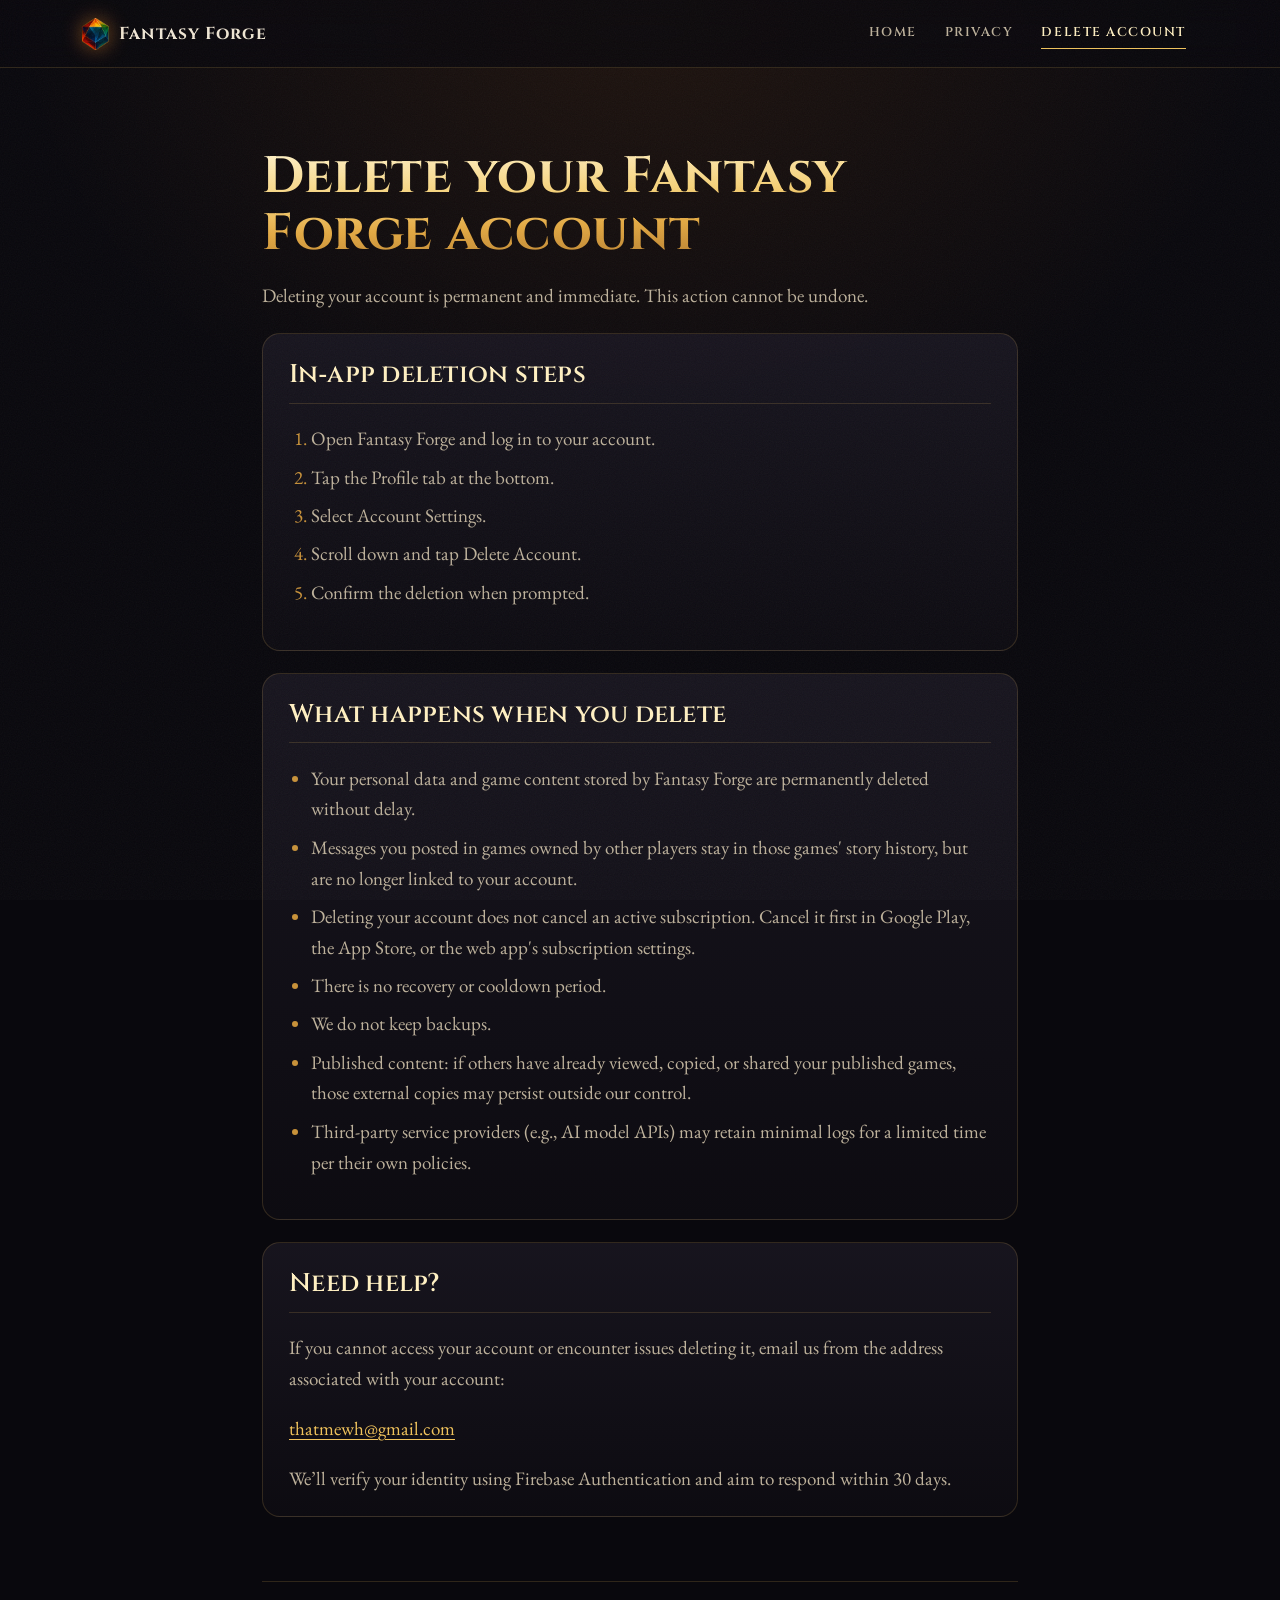
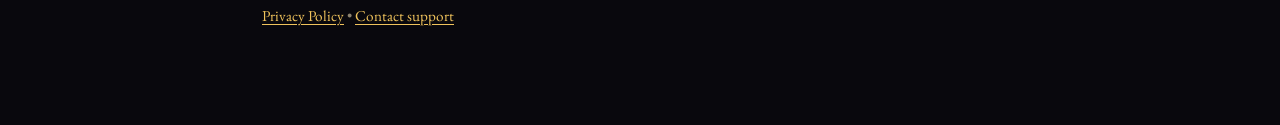
<file: account-deletion.html>
<!doctype html> <html lang="en"> <head> <meta charset="utf-8"> <title>Fantasy Forge — Account Deletion</title> <meta name="viewport" content="width=device-width, initial-scale=1"> <meta name="description" content="How to permanently delete your Fantasy Forge account and data."> <meta name="theme-color" content="#09080d"> <link rel="icon" href="favicon.ico" sizes="any"> <link rel="icon" type="image/png" sizes="32x32" href="assets/img/icon-32.png"> <link rel="apple-touch-icon" href="assets/img/apple-touch-icon.png"> <link rel="preload" href="assets/fonts/cinzel.woff2" as="font" type="font/woff2" crossorigin> <link rel="preload" href="assets/fonts/eb-garamond.woff2" as="font" type="font/woff2" crossorigin> <link rel="stylesheet" href="assets/css/site.css"> </head> <body class="legal"> <header class="site-header is-solid"> <div class="container header-inner"> <a class="brand" href="./" aria-label="Fantasy Forge — home"><img src="assets/img/gem-96.png" width="27" height="32" alt=""><span>Fantasy Forge</span></a> <nav class="site-nav legal-nav" aria-label="Legal"><a href="./">Home</a><a href="privacy-policty.html">Privacy</a><a href="account-deletion.html" aria-current="page">Delete account</a></nav> </div> </header> <main class="wrap"> <h1>Delete your Fantasy Forge account</h1> <p>Deleting your account is permanent and immediate. This action cannot be undone.</p>

<div class="card">
  <h2>In‑app deletion steps</h2>
  <ol>
    <li>Open Fantasy Forge and log in to your account.</li>
    <li>Tap the Profile tab at the bottom.</li>
    <li>Select Account Settings.</li>
    <li>Scroll down and tap Delete Account.</li>
    <li>Confirm the deletion when prompted.</li>
  </ol>
</div>

<div class="card">
  <h2>What happens when you delete</h2>
  <ul>
    <li>Your personal data and game content stored by Fantasy Forge are permanently deleted without delay.</li>
    <li>Messages you posted in games owned by other players stay in those games' story history, but are no longer linked to your account.</li>
    <li>Deleting your account does not cancel an active subscription. Cancel it first in Google Play, the App Store, or the web app's subscription settings.</li>
    <li>There is no recovery or cooldown period.</li>
    <li>We do not keep backups.</li>
    <li>Published content: if others have already viewed, copied, or shared your published games, those external copies may persist outside our control.</li>
    <li>Third‑party service providers (e.g., AI model APIs) may retain minimal logs for a limited time per their own policies.</li>
  </ul>
</div>

<div class="card">
  <h2>Need help?</h2>
  <p>If you cannot access your account or encounter issues deleting it, email us from the address associated with your account:</p>
  <p><a href="mailto:thatmewh@gmail.com">thatmewh@gmail.com</a></p>
  <p>We’ll verify your identity using Firebase Authentication and aim to respond within 30 days.</p>
</div>

<footer>
  <a href="privacy-policty.html">Privacy Policy</a> • <a href="mailto:thatmewh@gmail.com">Contact support</a>
</footer>

</main> </body> </html>
</file>
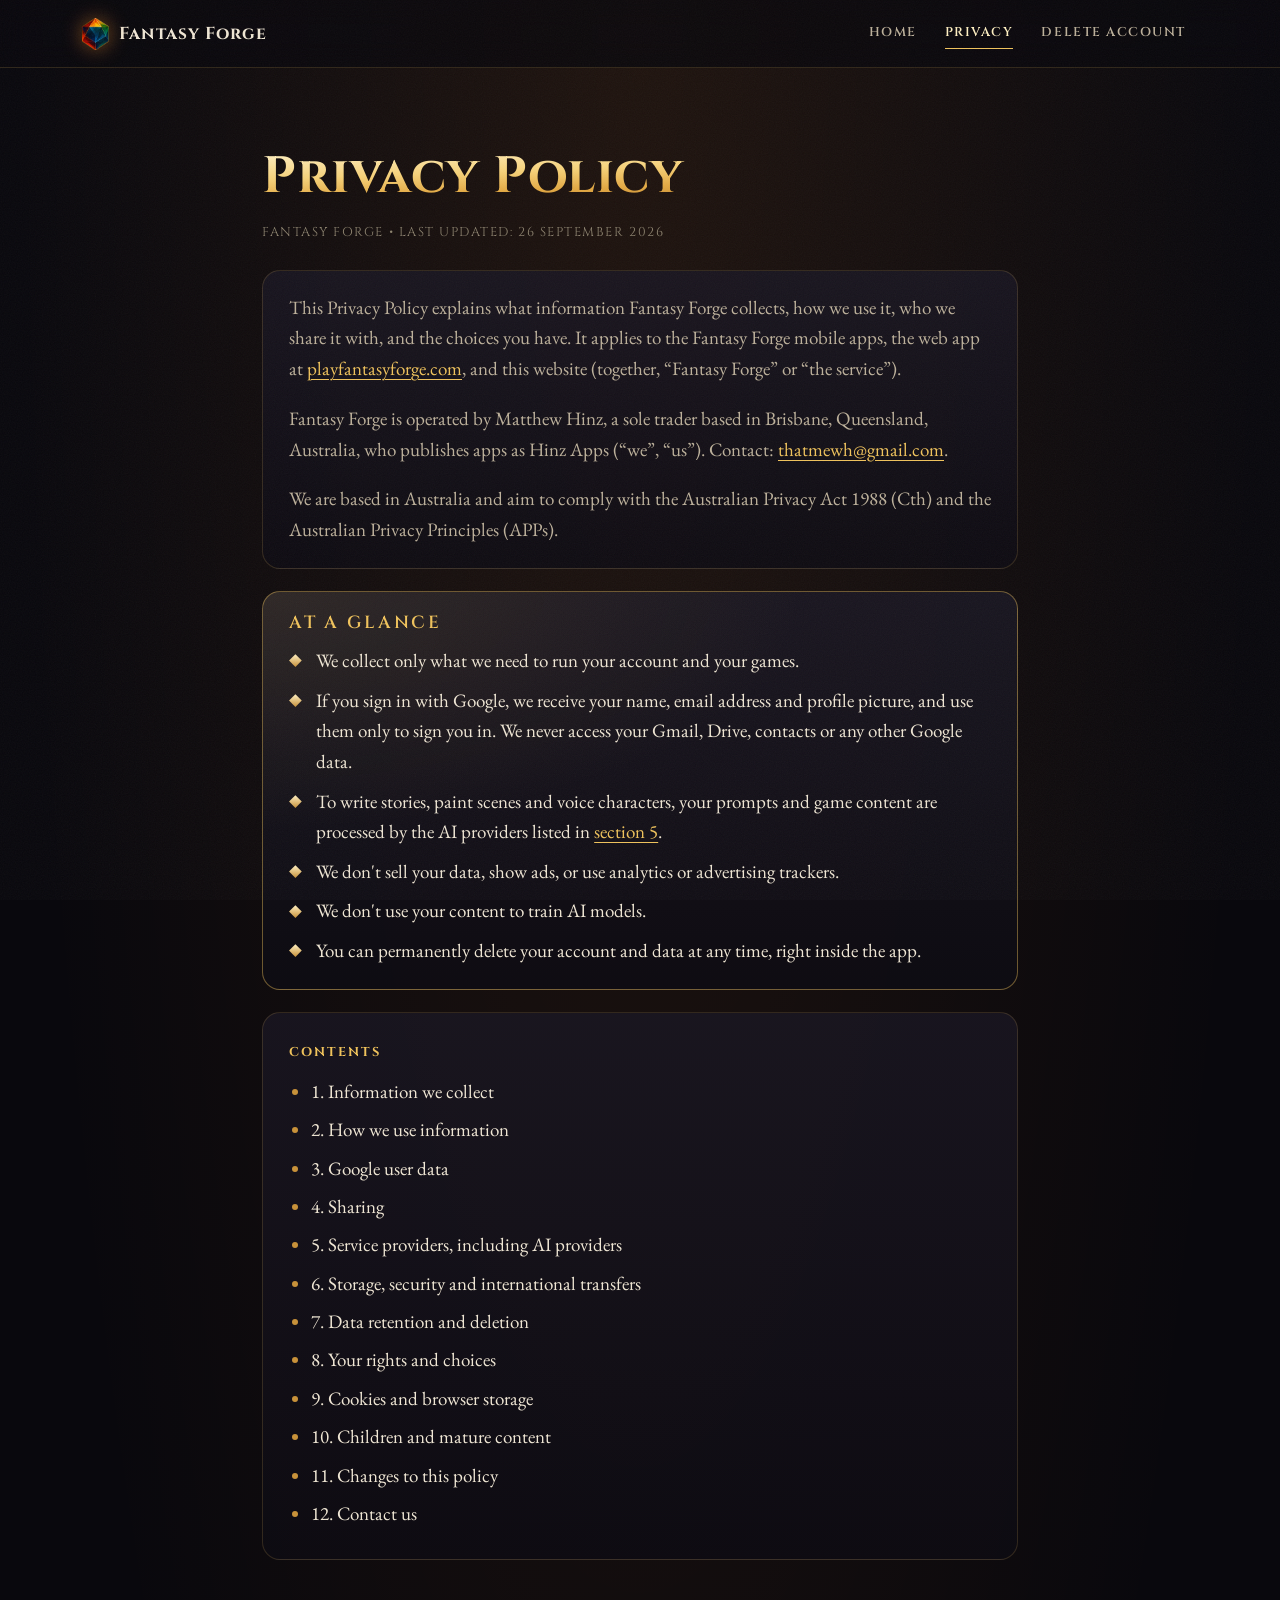
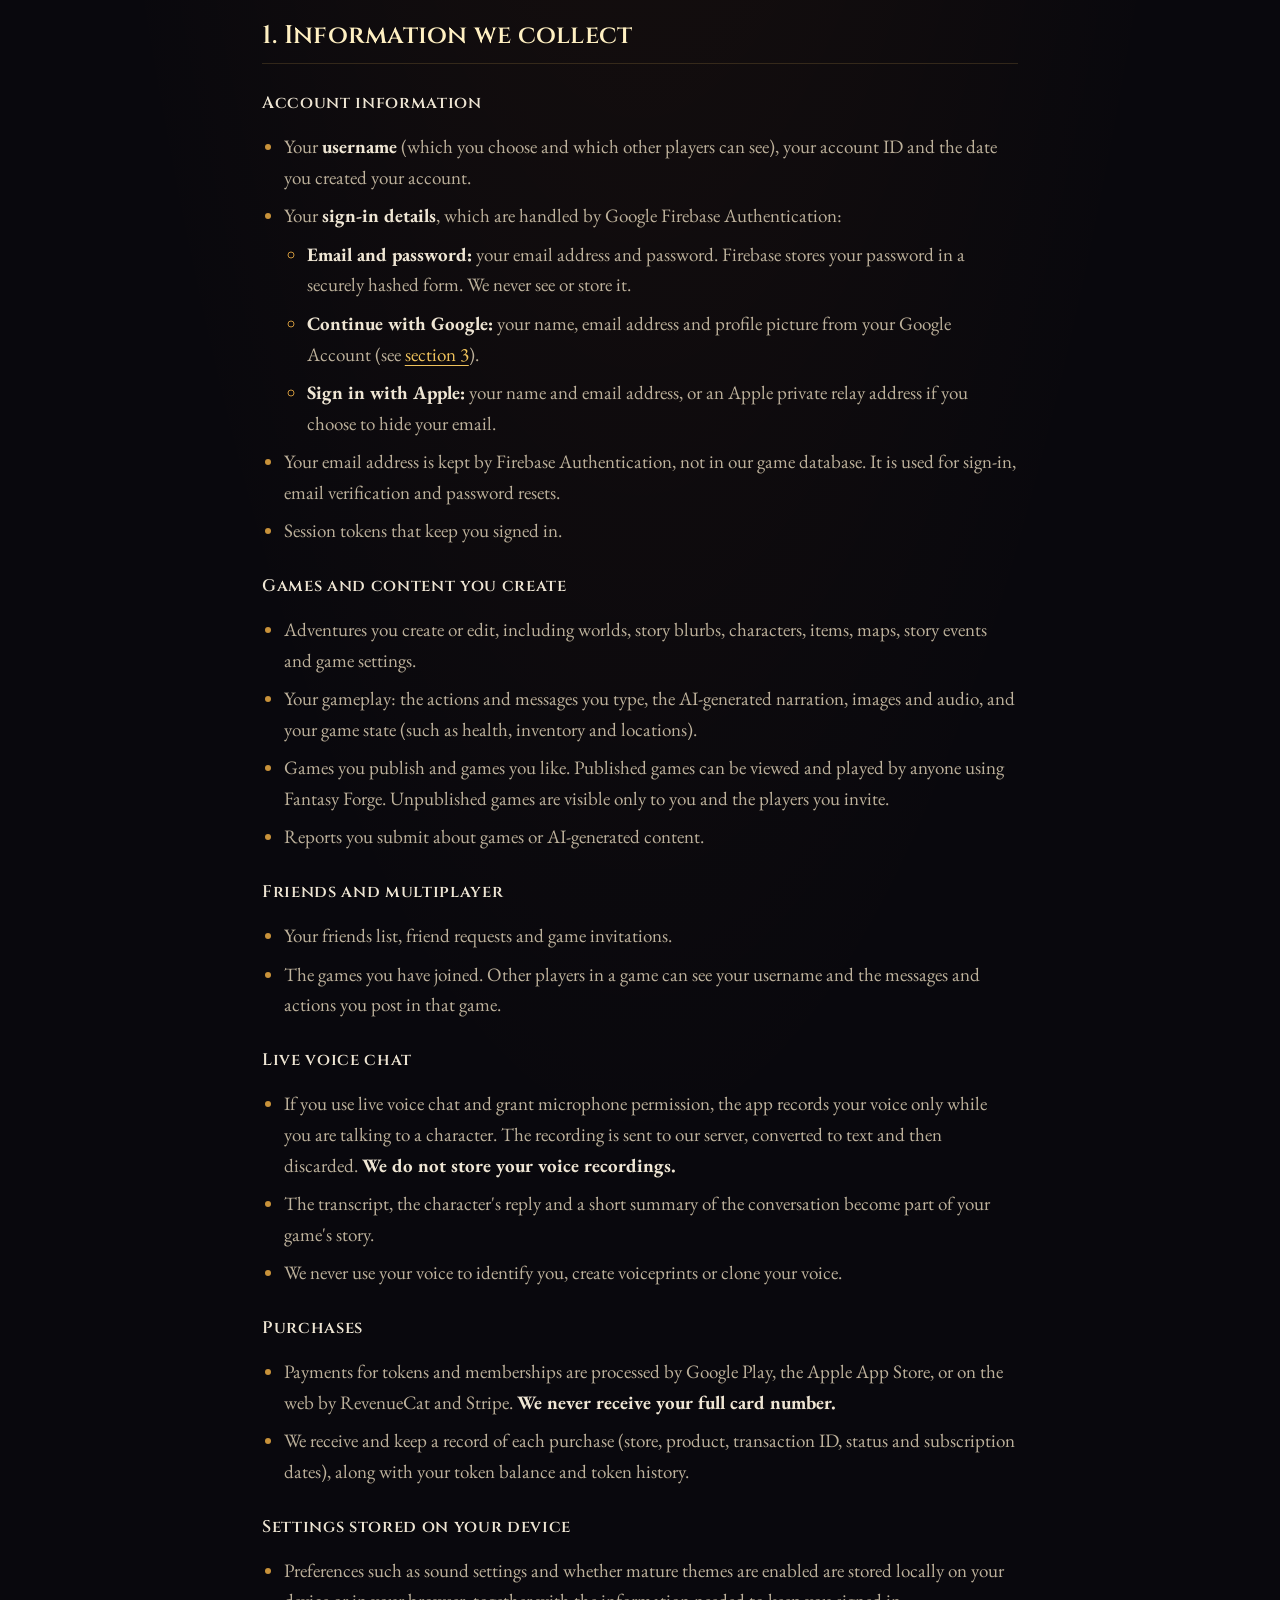
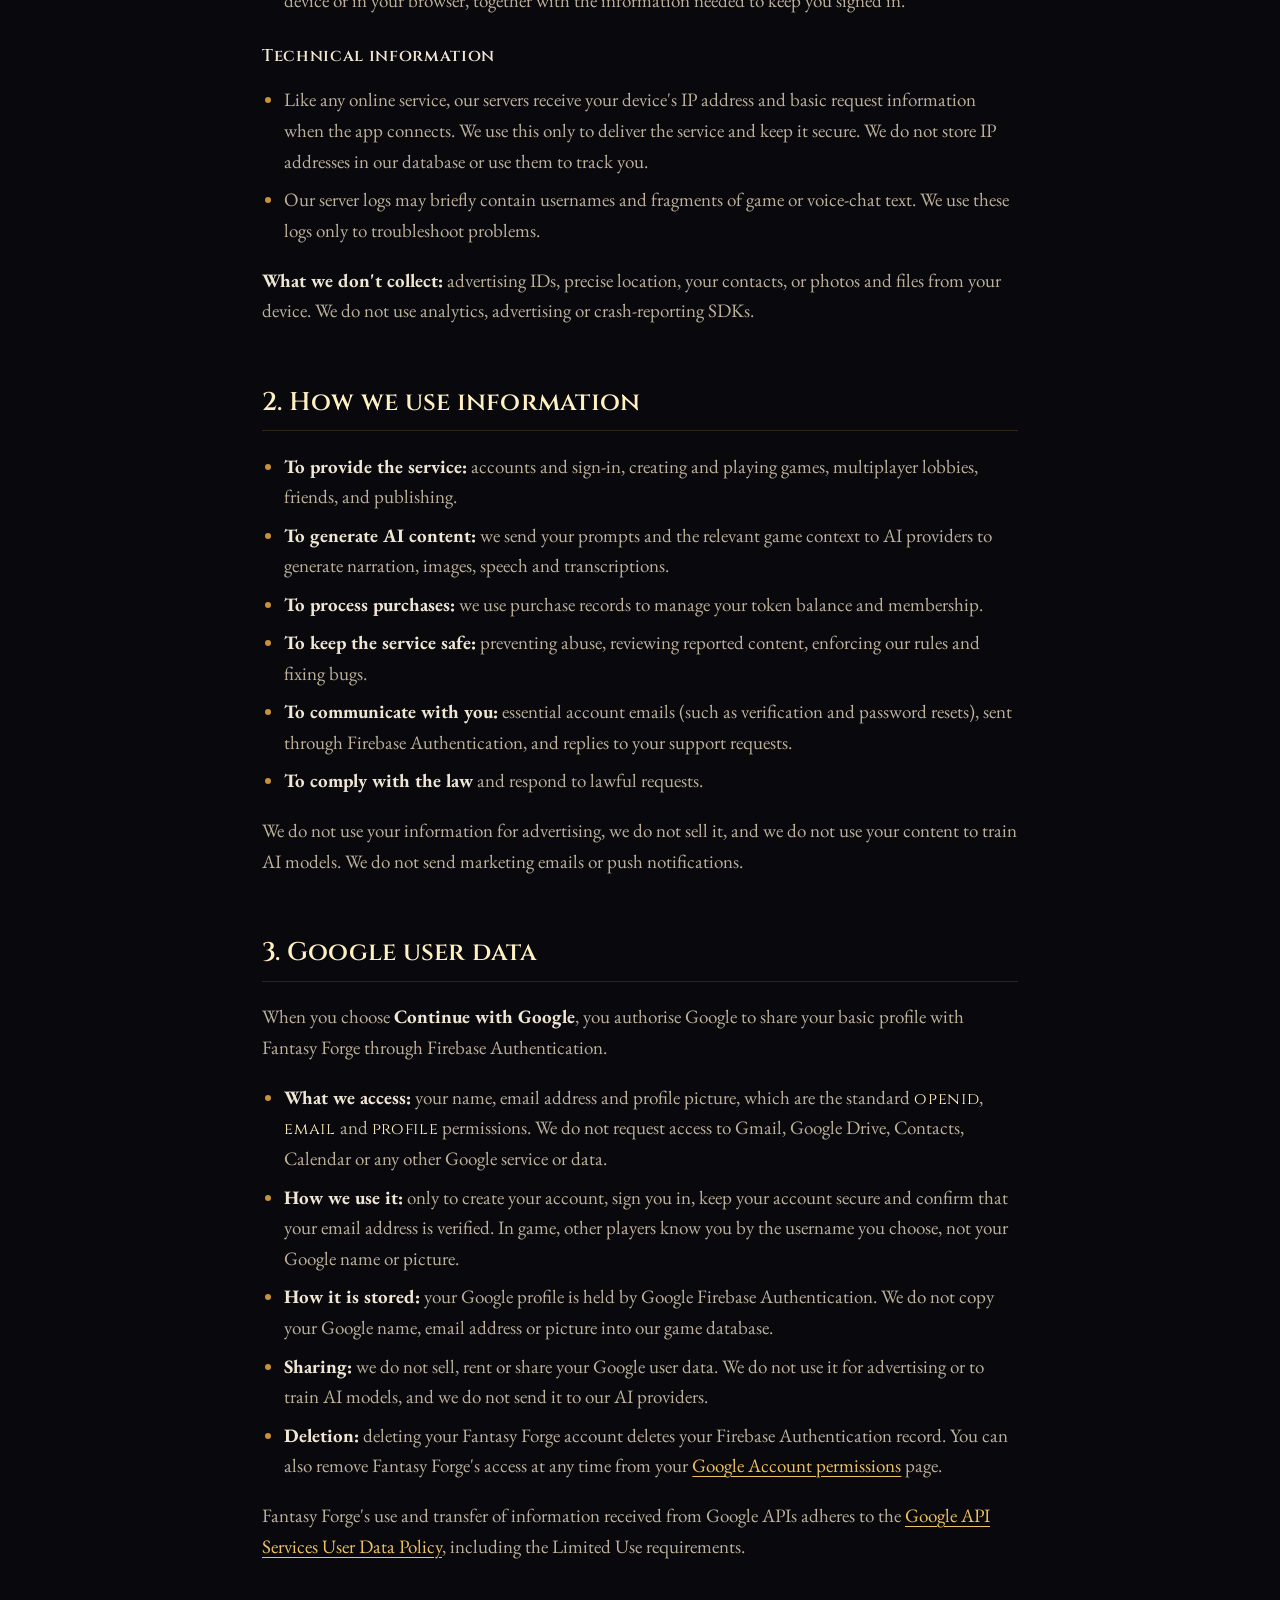
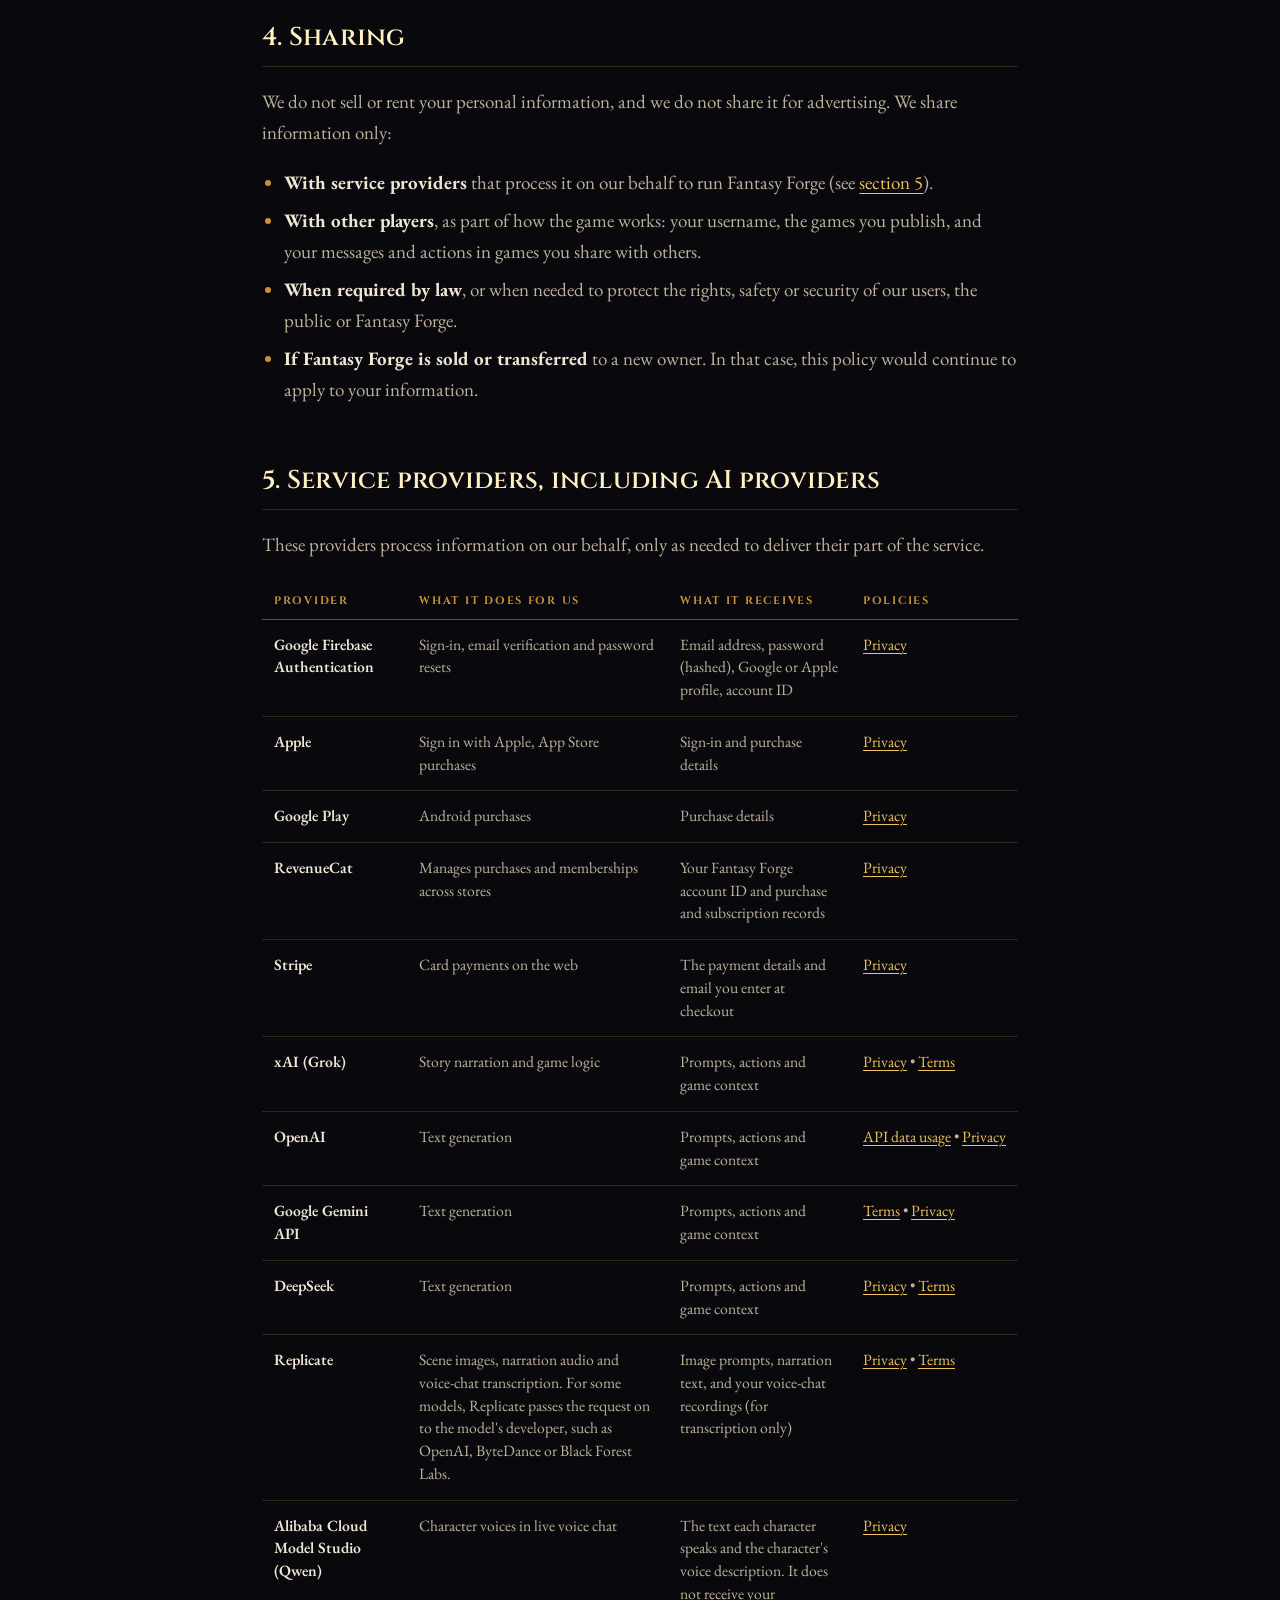
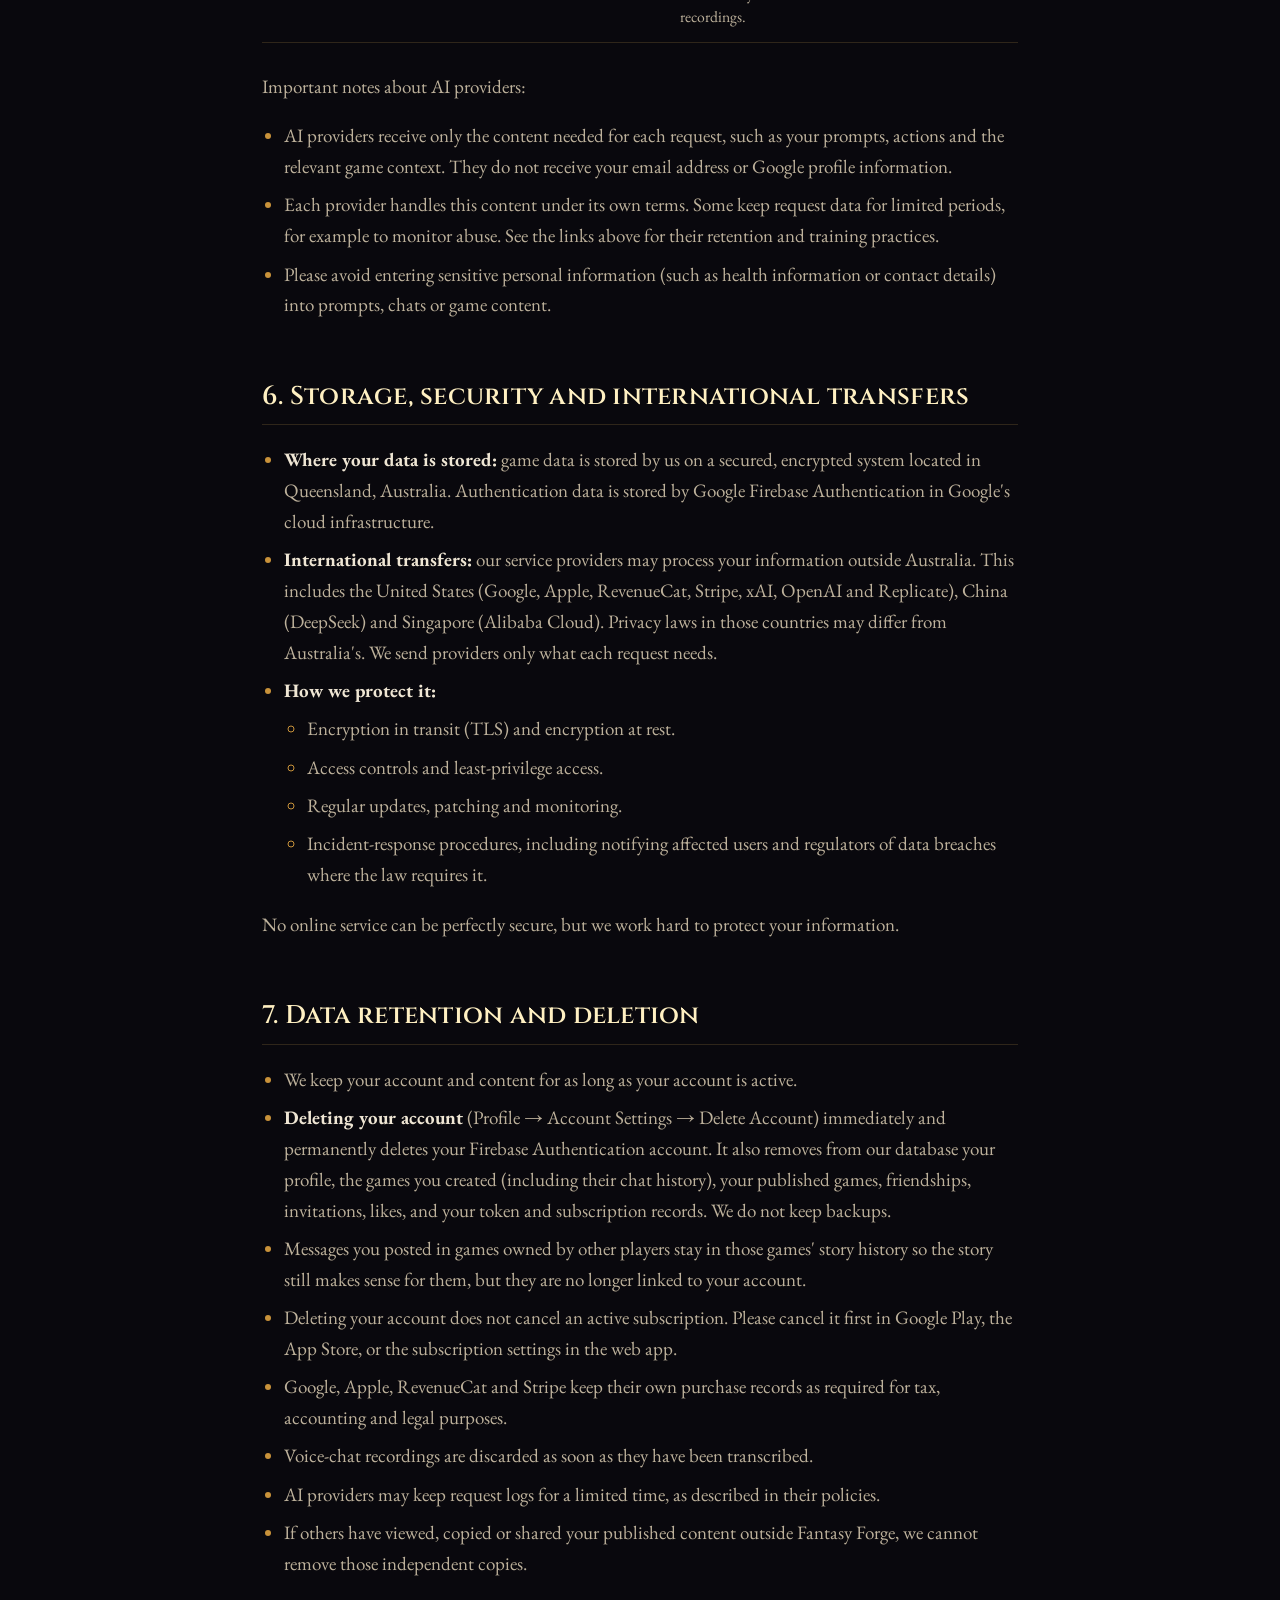
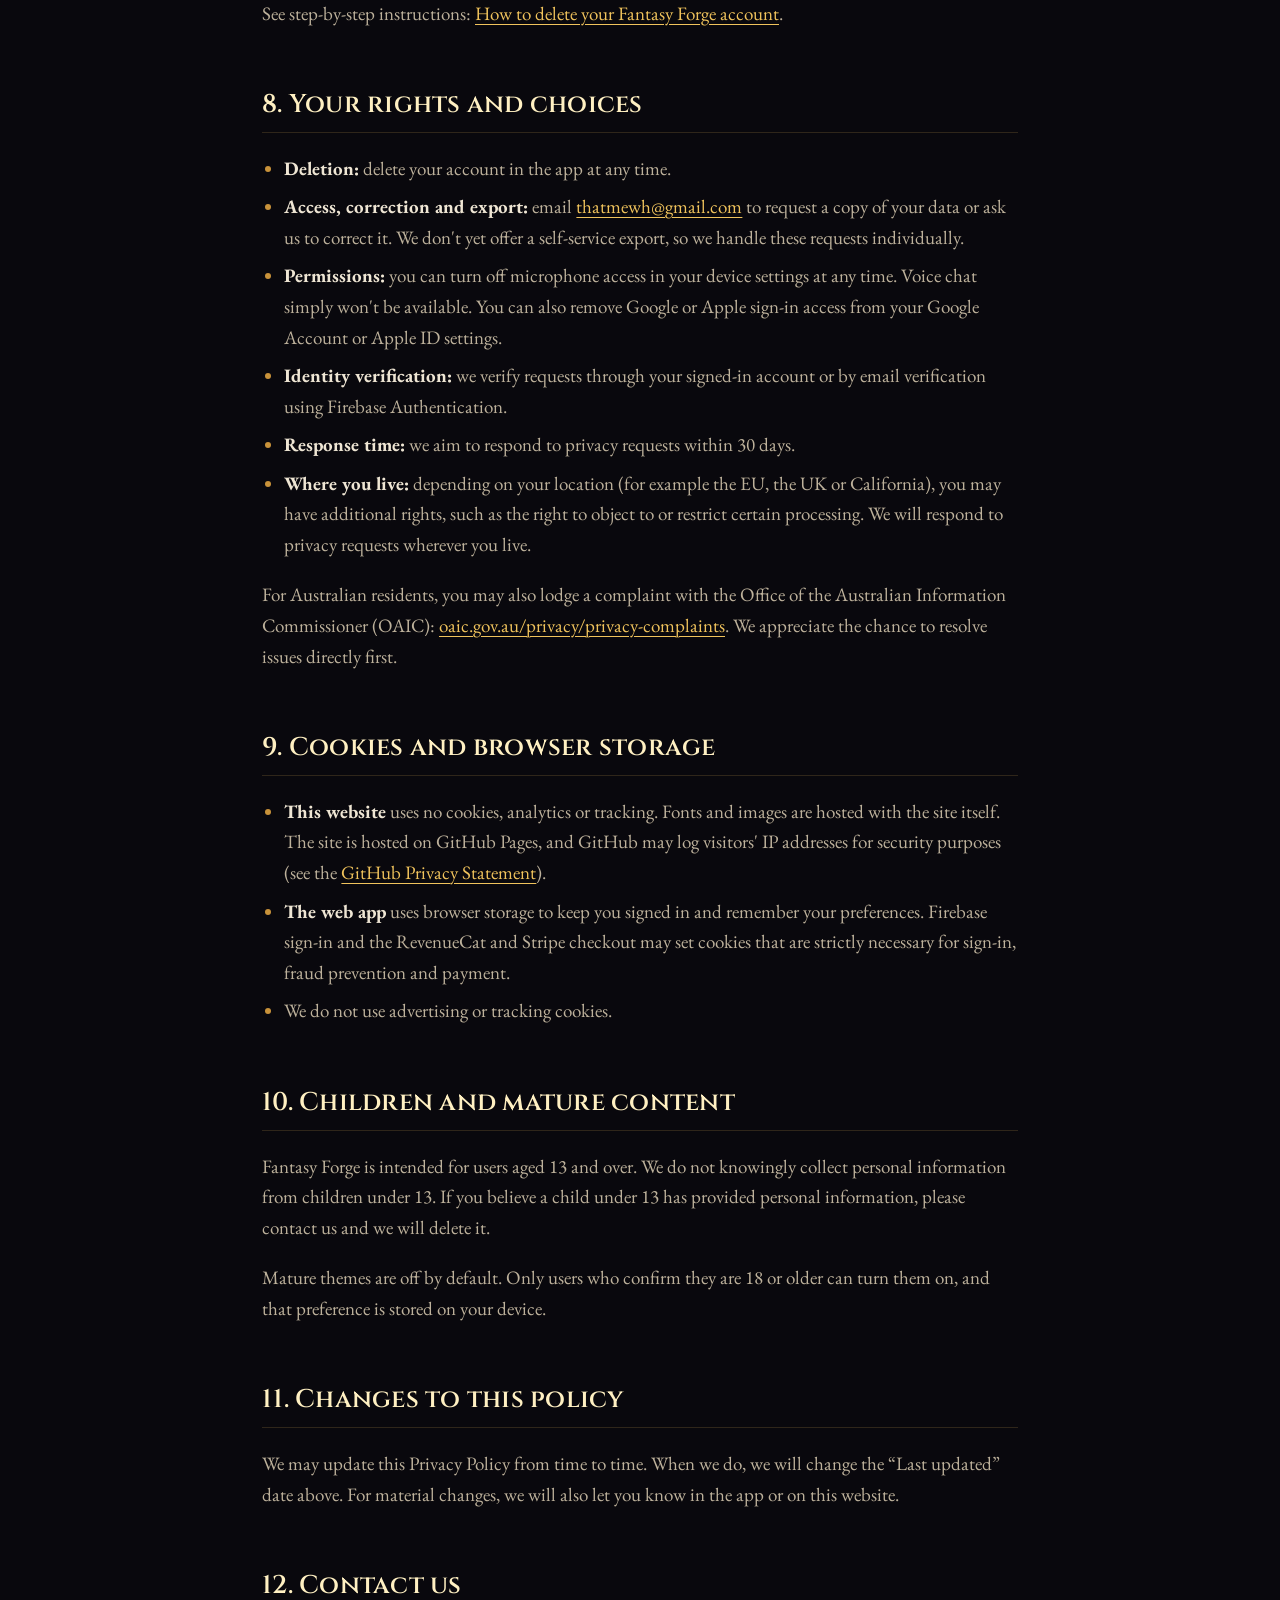
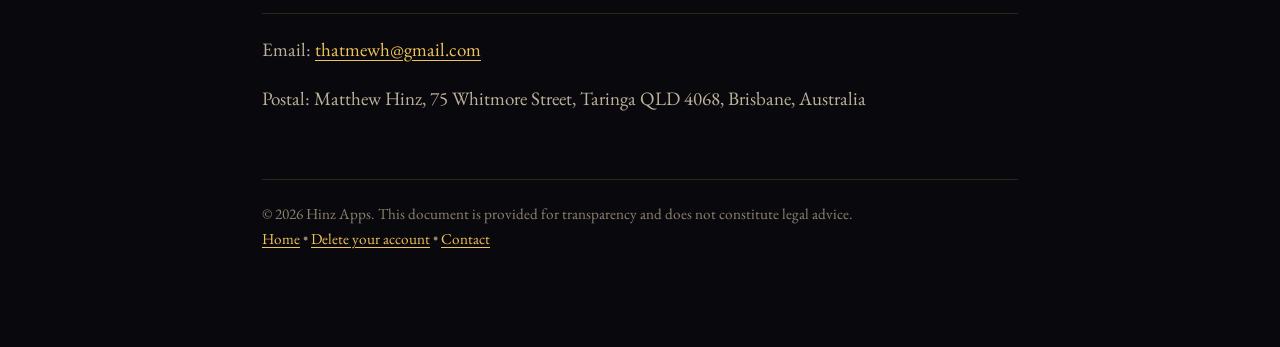
<file: privacy-policty.html>
<!doctype html>
<html lang="en">
<head>
  <meta charset="utf-8">
  <title>Fantasy Forge Privacy Policy</title>
  <meta name="viewport" content="width=device-width, initial-scale=1">
  <meta name="description" content="Privacy Policy for Fantasy Forge: what information we collect, how we use it, which service providers process it, how Google sign-in data is handled, and how to exercise your rights.">
  <meta name="theme-color" content="#09080d">
  <link rel="icon" href="favicon.ico" sizes="any">
  <link rel="icon" type="image/png" sizes="32x32" href="assets/img/icon-32.png">
  <link rel="apple-touch-icon" href="assets/img/apple-touch-icon.png">
  <link rel="preload" href="assets/fonts/cinzel.woff2" as="font" type="font/woff2" crossorigin>
  <link rel="preload" href="assets/fonts/eb-garamond.woff2" as="font" type="font/woff2" crossorigin>
  <link rel="stylesheet" href="assets/css/site.css">
</head>
<body class="legal">
  <header class="site-header is-solid">
    <div class="container header-inner">
      <a class="brand" href="./" aria-label="Fantasy Forge — home"><img src="assets/img/gem-96.png" width="27" height="32" alt=""><span>Fantasy Forge</span></a>
      <nav class="site-nav legal-nav" aria-label="Legal"><a href="./">Home</a><a href="privacy-policty.html" aria-current="page">Privacy</a><a href="account-deletion.html">Delete account</a></nav>
    </div>
  </header>

  <main class="wrap">
    <h1>Privacy Policy</h1>
    <div class="meta">Fantasy Forge • Last updated: 26 September 2026</div>

    <div class="card">
      <p>This Privacy Policy explains what information Fantasy Forge collects, how we use it, who we share it with, and the choices you have. It applies to the Fantasy Forge mobile apps, the web app at <a href="https://playfantasyforge.com/">playfantasyforge.com</a>, and this website (together, “Fantasy Forge” or “the service”).</p>
      <p>Fantasy Forge is operated by Matthew Hinz, a sole trader based in Brisbane, Queensland, Australia, who publishes apps as Hinz Apps (“we”, “us”). Contact: <a href="mailto:thatmewh@gmail.com">thatmewh@gmail.com</a>.</p>
      <p>We are based in Australia and aim to comply with the Australian Privacy Act 1988 (Cth) and the Australian Privacy Principles (APPs).</p>
    </div>

    <div class="card summary">
      <h2>At a glance</h2>
      <ul>
        <li>We collect only what we need to run your account and your games.</li>
        <li>If you sign in with Google, we receive your name, email address and profile picture, and use them only to sign you in. We never access your Gmail, Drive, contacts or any other Google data.</li>
        <li>To write stories, paint scenes and voice characters, your prompts and game content are processed by the AI providers listed in <a href="#providers">section 5</a>.</li>
        <li>We don't sell your data, show ads, or use analytics or advertising trackers.</li>
        <li>We don't use your content to train AI models.</li>
        <li>You can permanently delete your account and data at any time, right inside the app.</li>
      </ul>
    </div>

    <nav class="toc" aria-label="Table of contents">
      <strong>Contents</strong>
      <ul>
        <li><a href="#what-we-collect">1. Information we collect</a></li>
        <li><a href="#how-we-use">2. How we use information</a></li>
        <li><a href="#google-data">3. Google user data</a></li>
        <li><a href="#sharing">4. Sharing</a></li>
        <li><a href="#providers">5. Service providers, including AI providers</a></li>
        <li><a href="#storage-security">6. Storage, security and international transfers</a></li>
        <li><a href="#retention">7. Data retention and deletion</a></li>
        <li><a href="#your-choices">8. Your rights and choices</a></li>
        <li><a href="#cookies">9. Cookies and browser storage</a></li>
        <li><a href="#children">10. Children and mature content</a></li>
        <li><a href="#changes">11. Changes to this policy</a></li>
        <li><a href="#contact">12. Contact us</a></li>
      </ul>
    </nav>

    <section id="what-we-collect">
      <h2>1. Information we collect</h2>

      <h3>Account information</h3>
      <ul>
        <li>Your <strong>username</strong> (which you choose and which other players can see), your account ID and the date you created your account.</li>
        <li>Your <strong>sign-in details</strong>, which are handled by Google Firebase Authentication:
          <ul>
            <li><strong>Email and password:</strong> your email address and password. Firebase stores your password in a securely hashed form. We never see or store it.</li>
            <li><strong>Continue with Google:</strong> your name, email address and profile picture from your Google Account (see <a href="#google-data">section 3</a>).</li>
            <li><strong>Sign in with Apple:</strong> your name and email address, or an Apple private relay address if you choose to hide your email.</li>
          </ul>
        </li>
        <li>Your email address is kept by Firebase Authentication, not in our game database. It is used for sign-in, email verification and password resets.</li>
        <li>Session tokens that keep you signed in.</li>
      </ul>

      <h3>Games and content you create</h3>
      <ul>
        <li>Adventures you create or edit, including worlds, story blurbs, characters, items, maps, story events and game settings.</li>
        <li>Your gameplay: the actions and messages you type, the AI-generated narration, images and audio, and your game state (such as health, inventory and locations).</li>
        <li>Games you publish and games you like. Published games can be viewed and played by anyone using Fantasy Forge. Unpublished games are visible only to you and the players you invite.</li>
        <li>Reports you submit about games or AI-generated content.</li>
      </ul>

      <h3>Friends and multiplayer</h3>
      <ul>
        <li>Your friends list, friend requests and game invitations.</li>
        <li>The games you have joined. Other players in a game can see your username and the messages and actions you post in that game.</li>
      </ul>

      <h3>Live voice chat</h3>
      <ul>
        <li>If you use live voice chat and grant microphone permission, the app records your voice only while you are talking to a character. The recording is sent to our server, converted to text and then discarded. <strong>We do not store your voice recordings.</strong></li>
        <li>The transcript, the character's reply and a short summary of the conversation become part of your game's story.</li>
        <li>We never use your voice to identify you, create voiceprints or clone your voice.</li>
      </ul>

      <h3>Purchases</h3>
      <ul>
        <li>Payments for tokens and memberships are processed by Google Play, the Apple App Store, or on the web by RevenueCat and Stripe. <strong>We never receive your full card number.</strong></li>
        <li>We receive and keep a record of each purchase (store, product, transaction ID, status and subscription dates), along with your token balance and token history.</li>
      </ul>

      <h3>Settings stored on your device</h3>
      <ul>
        <li>Preferences such as sound settings and whether mature themes are enabled are stored locally on your device or in your browser, together with the information needed to keep you signed in.</li>
      </ul>

      <h3>Technical information</h3>
      <ul>
        <li>Like any online service, our servers receive your device's IP address and basic request information when the app connects. We use this only to deliver the service and keep it secure. We do not store IP addresses in our database or use them to track you.</li>
        <li>Our server logs may briefly contain usernames and fragments of game or voice-chat text. We use these logs only to troubleshoot problems.</li>
      </ul>

      <p><strong>What we don't collect:</strong> advertising IDs, precise location, your contacts, or photos and files from your device. We do not use analytics, advertising or crash-reporting SDKs.</p>
    </section>

    <section id="how-we-use">
      <h2>2. How we use information</h2>
      <ul>
        <li><strong>To provide the service:</strong> accounts and sign-in, creating and playing games, multiplayer lobbies, friends, and publishing.</li>
        <li><strong>To generate AI content:</strong> we send your prompts and the relevant game context to AI providers to generate narration, images, speech and transcriptions.</li>
        <li><strong>To process purchases:</strong> we use purchase records to manage your token balance and membership.</li>
        <li><strong>To keep the service safe:</strong> preventing abuse, reviewing reported content, enforcing our rules and fixing bugs.</li>
        <li><strong>To communicate with you:</strong> essential account emails (such as verification and password resets), sent through Firebase Authentication, and replies to your support requests.</li>
        <li><strong>To comply with the law</strong> and respond to lawful requests.</li>
      </ul>
      <p>We do not use your information for advertising, we do not sell it, and we do not use your content to train AI models. We do not send marketing emails or push notifications.</p>
    </section>

    <section id="google-data">
      <h2>3. Google user data</h2>
      <p>When you choose <strong>Continue with Google</strong>, you authorise Google to share your basic profile with Fantasy Forge through Firebase Authentication.</p>
      <ul>
        <li><strong>What we access:</strong> your name, email address and profile picture, which are the standard <em>openid</em>, <em>email</em> and <em>profile</em> permissions. We do not request access to Gmail, Google Drive, Contacts, Calendar or any other Google service or data.</li>
        <li><strong>How we use it:</strong> only to create your account, sign you in, keep your account secure and confirm that your email address is verified. In game, other players know you by the username you choose, not your Google name or picture.</li>
        <li><strong>How it is stored:</strong> your Google profile is held by Google Firebase Authentication. We do not copy your Google name, email address or picture into our game database.</li>
        <li><strong>Sharing:</strong> we do not sell, rent or share your Google user data. We do not use it for advertising or to train AI models, and we do not send it to our AI providers.</li>
        <li><strong>Deletion:</strong> deleting your Fantasy Forge account deletes your Firebase Authentication record. You can also remove Fantasy Forge's access at any time from your <a href="https://myaccount.google.com/permissions" target="_blank" rel="noopener">Google Account permissions</a> page.</li>
      </ul>
      <p>Fantasy Forge's use and transfer of information received from Google APIs adheres to the <a href="https://developers.google.com/terms/api-services-user-data-policy" target="_blank" rel="noopener">Google API Services User Data Policy</a>, including the Limited Use requirements.</p>
    </section>

    <section id="sharing">
      <h2>4. Sharing</h2>
      <p>We do not sell or rent your personal information, and we do not share it for advertising. We share information only:</p>
      <ul>
        <li><strong>With service providers</strong> that process it on our behalf to run Fantasy Forge (see <a href="#providers">section 5</a>).</li>
        <li><strong>With other players</strong>, as part of how the game works: your username, the games you publish, and your messages and actions in games you share with others.</li>
        <li><strong>When required by law</strong>, or when needed to protect the rights, safety or security of our users, the public or Fantasy Forge.</li>
        <li><strong>If Fantasy Forge is sold or transferred</strong> to a new owner. In that case, this policy would continue to apply to your information.</li>
      </ul>
    </section>

    <section id="providers">
      <h2>5. Service providers, including AI providers</h2>
      <p>These providers process information on our behalf, only as needed to deliver their part of the service.</p>

      <table>
        <thead>
          <tr><th scope="col">Provider</th><th scope="col">What it does for us</th><th scope="col">What it receives</th><th scope="col">Policies</th></tr>
        </thead>
        <tbody>
          <tr>
            <td>Google Firebase Authentication</td>
            <td data-label="What it does">Sign-in, email verification and password resets</td>
            <td data-label="Receives">Email address, password (hashed), Google or Apple profile, account ID</td>
            <td data-label="Policies"><a href="https://firebase.google.com/support/privacy" target="_blank" rel="noopener">Privacy</a></td>
          </tr>
          <tr>
            <td>Apple</td>
            <td data-label="What it does">Sign in with Apple, App Store purchases</td>
            <td data-label="Receives">Sign-in and purchase details</td>
            <td data-label="Policies"><a href="https://www.apple.com/legal/privacy/" target="_blank" rel="noopener">Privacy</a></td>
          </tr>
          <tr>
            <td>Google Play</td>
            <td data-label="What it does">Android purchases</td>
            <td data-label="Receives">Purchase details</td>
            <td data-label="Policies"><a href="https://policies.google.com/privacy" target="_blank" rel="noopener">Privacy</a></td>
          </tr>
          <tr>
            <td>RevenueCat</td>
            <td data-label="What it does">Manages purchases and memberships across stores</td>
            <td data-label="Receives">Your Fantasy Forge account ID and purchase and subscription records</td>
            <td data-label="Policies"><a href="https://www.revenuecat.com/privacy" target="_blank" rel="noopener">Privacy</a></td>
          </tr>
          <tr>
            <td>Stripe</td>
            <td data-label="What it does">Card payments on the web</td>
            <td data-label="Receives">The payment details and email you enter at checkout</td>
            <td data-label="Policies"><a href="https://stripe.com/privacy" target="_blank" rel="noopener">Privacy</a></td>
          </tr>
          <tr>
            <td>xAI (Grok)</td>
            <td data-label="What it does">Story narration and game logic</td>
            <td data-label="Receives">Prompts, actions and game context</td>
            <td data-label="Policies"><a href="https://x.ai/privacy-policy" target="_blank" rel="noopener">Privacy</a> • <a href="https://x.ai/terms" target="_blank" rel="noopener">Terms</a></td>
          </tr>
          <tr>
            <td>OpenAI</td>
            <td data-label="What it does">Text generation</td>
            <td data-label="Receives">Prompts, actions and game context</td>
            <td data-label="Policies"><a href="https://openai.com/policies/api-data-usage" target="_blank" rel="noopener">API data usage</a> • <a href="https://openai.com/policies/privacy-policy" target="_blank" rel="noopener">Privacy</a></td>
          </tr>
          <tr>
            <td>Google Gemini API</td>
            <td data-label="What it does">Text generation</td>
            <td data-label="Receives">Prompts, actions and game context</td>
            <td data-label="Policies"><a href="https://ai.google.dev/terms" target="_blank" rel="noopener">Terms</a> • <a href="https://policies.google.com/privacy" target="_blank" rel="noopener">Privacy</a></td>
          </tr>
          <tr>
            <td>DeepSeek</td>
            <td data-label="What it does">Text generation</td>
            <td data-label="Receives">Prompts, actions and game context</td>
            <td data-label="Policies"><a href="https://cdn.deepseek.com/policies/en-US/deepseek-privacy-policy.html" target="_blank" rel="noopener">Privacy</a> • <a href="https://cdn.deepseek.com/policies/en-US/deepseek-open-platform-terms-of-service.html" target="_blank" rel="noopener">Terms</a></td>
          </tr>
          <tr>
            <td>Replicate</td>
            <td data-label="What it does">Scene images, narration audio and voice-chat transcription. For some models, Replicate passes the request on to the model's developer, such as OpenAI, ByteDance or Black Forest Labs.</td>
            <td data-label="Receives">Image prompts, narration text, and your voice-chat recordings (for transcription only)</td>
            <td data-label="Policies"><a href="https://replicate.com/privacy" target="_blank" rel="noopener">Privacy</a> • <a href="https://replicate.com/terms" target="_blank" rel="noopener">Terms</a></td>
          </tr>
          <tr>
            <td>Alibaba Cloud Model Studio (Qwen)</td>
            <td data-label="What it does">Character voices in live voice chat</td>
            <td data-label="Receives">The text each character speaks and the character's voice description. It does not receive your recordings.</td>
            <td data-label="Policies"><a href="https://www.alibabacloud.com/help/en/legal/latest/alibaba-cloud-international-website-privacy-policy" target="_blank" rel="noopener">Privacy</a></td>
          </tr>
        </tbody>
      </table>

      <p>Important notes about AI providers:</p>
      <ul>
        <li>AI providers receive only the content needed for each request, such as your prompts, actions and the relevant game context. They do not receive your email address or Google profile information.</li>
        <li>Each provider handles this content under its own terms. Some keep request data for limited periods, for example to monitor abuse. See the links above for their retention and training practices.</li>
        <li>Please avoid entering sensitive personal information (such as health information or contact details) into prompts, chats or game content.</li>
      </ul>
    </section>

    <section id="storage-security">
      <h2>6. Storage, security and international transfers</h2>
      <ul>
        <li><strong>Where your data is stored:</strong> game data is stored by us on a secured, encrypted system located in Queensland, Australia. Authentication data is stored by Google Firebase Authentication in Google's cloud infrastructure.</li>
        <li><strong>International transfers:</strong> our service providers may process your information outside Australia. This includes the United States (Google, Apple, RevenueCat, Stripe, xAI, OpenAI and Replicate), China (DeepSeek) and Singapore (Alibaba Cloud). Privacy laws in those countries may differ from Australia's. We send providers only what each request needs.</li>
        <li><strong>How we protect it:</strong>
          <ul>
            <li>Encryption in transit (TLS) and encryption at rest.</li>
            <li>Access controls and least-privilege access.</li>
            <li>Regular updates, patching and monitoring.</li>
            <li>Incident-response procedures, including notifying affected users and regulators of data breaches where the law requires it.</li>
          </ul>
        </li>
      </ul>
      <p>No online service can be perfectly secure, but we work hard to protect your information.</p>
    </section>

    <section id="retention">
      <h2>7. Data retention and deletion</h2>
      <ul>
        <li>We keep your account and content for as long as your account is active.</li>
        <li><strong>Deleting your account</strong> (Profile → Account Settings → Delete Account) immediately and permanently deletes your Firebase Authentication account. It also removes from our database your profile, the games you created (including their chat history), your published games, friendships, invitations, likes, and your token and subscription records. We do not keep backups.</li>
        <li>Messages you posted in games owned by other players stay in those games' story history so the story still makes sense for them, but they are no longer linked to your account.</li>
        <li>Deleting your account does not cancel an active subscription. Please cancel it first in Google Play, the App Store, or the subscription settings in the web app.</li>
        <li>Google, Apple, RevenueCat and Stripe keep their own purchase records as required for tax, accounting and legal purposes.</li>
        <li>Voice-chat recordings are discarded as soon as they have been transcribed.</li>
        <li>AI providers may keep request logs for a limited time, as described in their policies.</li>
        <li>If others have viewed, copied or shared your published content outside Fantasy Forge, we cannot remove those independent copies.</li>
      </ul>
      <p>See step-by-step instructions: <a href="account-deletion.html">How to delete your Fantasy Forge account</a>.</p>
    </section>

    <section id="your-choices">
      <h2>8. Your rights and choices</h2>
      <ul>
        <li><strong>Deletion:</strong> delete your account in the app at any time.</li>
        <li><strong>Access, correction and export:</strong> email <a href="mailto:thatmewh@gmail.com">thatmewh@gmail.com</a> to request a copy of your data or ask us to correct it. We don't yet offer a self-service export, so we handle these requests individually.</li>
        <li><strong>Permissions:</strong> you can turn off microphone access in your device settings at any time. Voice chat simply won't be available. You can also remove Google or Apple sign-in access from your Google Account or Apple ID settings.</li>
        <li><strong>Identity verification:</strong> we verify requests through your signed-in account or by email verification using Firebase Authentication.</li>
        <li><strong>Response time:</strong> we aim to respond to privacy requests within 30 days.</li>
        <li><strong>Where you live:</strong> depending on your location (for example the EU, the UK or California), you may have additional rights, such as the right to object to or restrict certain processing. We will respond to privacy requests wherever you live.</li>
      </ul>
      <p>For Australian residents, you may also lodge a complaint with the Office of the Australian Information Commissioner (OAIC): <a href="https://www.oaic.gov.au/privacy/privacy-complaints" target="_blank" rel="noopener">oaic.gov.au/privacy/privacy-complaints</a>. We appreciate the chance to resolve issues directly first.</p>
    </section>

    <section id="cookies">
      <h2>9. Cookies and browser storage</h2>
      <ul>
        <li><strong>This website</strong> uses no cookies, analytics or tracking. Fonts and images are hosted with the site itself. The site is hosted on GitHub Pages, and GitHub may log visitors' IP addresses for security purposes (see the <a href="https://docs.github.com/en/site-policy/privacy-policies/github-general-privacy-statement" target="_blank" rel="noopener">GitHub Privacy Statement</a>).</li>
        <li><strong>The web app</strong> uses browser storage to keep you signed in and remember your preferences. Firebase sign-in and the RevenueCat and Stripe checkout may set cookies that are strictly necessary for sign-in, fraud prevention and payment.</li>
        <li>We do not use advertising or tracking cookies.</li>
      </ul>
    </section>

    <section id="children">
      <h2>10. Children and mature content</h2>
      <p>Fantasy Forge is intended for users aged 13 and over. We do not knowingly collect personal information from children under 13. If you believe a child under 13 has provided personal information, please contact us and we will delete it.</p>
      <p>Mature themes are off by default. Only users who confirm they are 18 or older can turn them on, and that preference is stored on your device.</p>
    </section>

    <section id="changes">
      <h2>11. Changes to this policy</h2>
      <p>We may update this Privacy Policy from time to time. When we do, we will change the “Last updated” date above. For material changes, we will also let you know in the app or on this website.</p>
    </section>

    <section id="contact">
      <h2>12. Contact us</h2>
      <p>Email: <a href="mailto:thatmewh@gmail.com">thatmewh@gmail.com</a></p>
      <p>Postal: Matthew Hinz, 75 Whitmore Street, Taringa QLD 4068, Brisbane, Australia</p>
    </section>

    <footer>
      © <span id="year">2026</span> Hinz Apps. This document is provided for transparency and does not constitute legal advice.
      <div>
        <a href="./">Home</a> • <a href="account-deletion.html">Delete your account</a> • <a href="mailto:thatmewh@gmail.com">Contact</a>
      </div>
    </footer>
  </main>
  <script>document.getElementById('year').textContent = new Date().getFullYear();</script>
</body>
</html>
</file>
<file: assets/css/site.css>
/* ==========================================================================
   Fantasy Forge — site styles
   Shared by index.html and the legal pages.
   ========================================================================== */

@font-face {
  font-family: "Cinzel";
  src: url("../fonts/cinzel.woff2") format("woff2");
  font-weight: 400 900;
  font-display: swap;
}
@font-face {
  font-family: "EB Garamond";
  src: url("../fonts/eb-garamond.woff2") format("woff2");
  font-weight: 400 800;
  font-display: swap;
}

:root {
  color-scheme: dark;

  --ink-0: #040306;
  --ink-1: #09080d;
  --ink-2: #110f17;
  --ink-3: #1a1722;
  --ink-4: #252130;

  --text: #efe6d4;
  --text-dim: #bdb19b;
  --text-faint: #8d836f;

  --gold-1: #fff0c2;
  --gold-2: #f0c35c;
  --gold-3: #c8923a;
  --gold-4: #8a5f22;
  --line: rgba(240, 195, 92, 0.16);
  --line-strong: rgba(240, 195, 92, 0.42);

  --ruby: #e2472b;
  --ember: #ff8a1f;
  --citrine: #f7c531;
  --emerald: #35b560;
  --teal: #19a7a3;
  --sapphire: #2d8fd8;

  --display: "Cinzel", "Trajan Pro", "Times New Roman", serif;
  --serif: "EB Garamond", Garamond, "Iowan Old Style", Georgia, serif;

  --radius: 18px;
  --radius-sm: 12px;
  --container: 1180px;
  --gutter: clamp(16px, 4vw, 32px);
  --header-h: 68px;
  --ease-out: cubic-bezier(0.16, 1, 0.3, 1);

  --gilded: linear-gradient(178deg, #fff4cf 0%, #f6d27a 38%, #e3a943 62%, #a8712a 100%);
}

*,
*::before,
*::after { box-sizing: border-box; }

html {
  scroll-behavior: smooth;
  -webkit-text-size-adjust: 100%;
  text-size-adjust: 100%;
}
@media (prefers-reduced-motion: reduce) {
  html { scroll-behavior: auto; }
}

body {
  margin: 0;
  background: var(--ink-1);
  color: var(--text);
  font-family: var(--serif);
  font-size: clamp(1.0625rem, 0.98rem + 0.3vw, 1.1875rem);
  line-height: 1.62;
  overflow-x: clip;
  -webkit-font-smoothing: antialiased;
  -moz-osx-font-smoothing: grayscale;
  text-rendering: optimizeLegibility;
}

/* Parchment grain over everything — very subtle */
body::after {
  content: "";
  position: fixed;
  inset: 0;
  pointer-events: none;
  z-index: 100;
  opacity: 0.045;
  background-image: url("data:image/svg+xml;utf8,<svg xmlns='http://www.w3.org/2000/svg' width='160' height='160'><filter id='n'><feTurbulence type='fractalNoise' baseFrequency='.85' numOctaves='3' stitchTiles='stitch'/></filter><rect width='100%' height='100%' filter='url(%23n)'/></svg>");
}

img { max-width: 100%; height: auto; display: block; }
a { color: var(--gold-2); text-decoration-thickness: 1px; text-underline-offset: 0.2em; }
a:hover { color: var(--gold-1); }
::selection { background: rgba(240, 195, 92, 0.35); color: #fff; }

:focus-visible {
  outline: 2px solid var(--gold-2);
  outline-offset: 3px;
  border-radius: 6px;
}

h1, h2, h3, h4 {
  font-family: var(--display);
  font-weight: 600;
  line-height: 1.12;
  letter-spacing: 0.01em;
  margin: 0 0 0.5em;
  text-wrap: balance;
}
p { margin: 0 0 1em; text-wrap: pretty; }

.container {
  width: 100%;
  max-width: var(--container);
  margin-inline: auto;
  padding-inline: var(--gutter);
}

.skip-link {
  position: absolute;
  left: 16px;
  top: -60px;
  z-index: 200;
  padding: 10px 16px;
  background: var(--gold-2);
  color: var(--ink-0);
  border-radius: 10px;
  font-family: var(--display);
  font-weight: 700;
  text-decoration: none;
  transition: top 0.2s;
}
.skip-link:focus { top: 12px; }

.visually-hidden {
  position: absolute !important;
  width: 1px; height: 1px;
  overflow: hidden;
  clip: rect(0 0 0 0);
  white-space: nowrap;
}

/* ---------- Shared type helpers ---------- */

.gilded {
  background: var(--gilded);
  -webkit-background-clip: text;
  background-clip: text;
  color: transparent;
  -webkit-text-fill-color: transparent;
}

.eyebrow {
  display: inline-flex;
  align-items: center;
  gap: 0.9em;
  margin: 0 0 1.1rem;
  font-family: var(--display);
  font-size: 0.78rem;
  font-weight: 600;
  letter-spacing: 0.32em;
  text-transform: uppercase;
  color: var(--gold-2);
}
.eyebrow::before,
.eyebrow::after {
  content: "";
  width: 7px;
  height: 7px;
  transform: rotate(45deg);
  border: 1px solid currentColor;
  opacity: 0.8;
}

.section { position: relative; padding-block: clamp(84px, 11vw, 150px); scroll-margin-top: var(--header-h); }
.section-head { max-width: 720px; margin: 0 auto clamp(40px, 6vw, 72px); text-align: center; }
.section-head h2,
.demo-copy h2,
.create-copy h2,
.voice-copy h2 { font-size: clamp(2rem, 1.2rem + 3.2vw, 3.35rem); }
.lead { font-size: 1.12em; color: var(--text-dim); }

/* ---------- Buttons ---------- */

.btn {
  --btn-pad: 0.95rem 1.5rem;
  position: relative;
  display: inline-flex;
  align-items: center;
  justify-content: center;
  gap: 0.7rem;
  padding: var(--btn-pad);
  border-radius: 999px;
  font-family: var(--display);
  font-size: 0.9rem;
  font-weight: 700;
  letter-spacing: 0.08em;
  text-transform: uppercase;
  text-decoration: none;
  line-height: 1.1;
  cursor: pointer;
  border: 1px solid transparent;
  transition: transform 0.35s var(--ease-out), box-shadow 0.35s var(--ease-out), background-color 0.3s, border-color 0.3s, color 0.3s;
  -webkit-tap-highlight-color: transparent;
}
.btn svg { flex: none; }
.btn:active { transform: translateY(1px) scale(0.99); }

.btn-primary {
  color: #1d1204;
  background: linear-gradient(180deg, #ffe39c 0%, #f0bd52 48%, #c98b2f 100%);
  box-shadow: 0 1px 0 rgba(255, 255, 255, 0.5) inset, 0 -2px 0 rgba(0, 0, 0, 0.18) inset, 0 10px 30px -10px rgba(240, 170, 60, 0.6);
}
.btn-primary:hover {
  color: #1d1204;
  transform: translateY(-2px);
  box-shadow: 0 1px 0 rgba(255, 255, 255, 0.5) inset, 0 -2px 0 rgba(0, 0, 0, 0.18) inset, 0 18px 44px -12px rgba(255, 170, 60, 0.85), 0 0 0 6px rgba(240, 195, 92, 0.12);
}

.btn-ghost {
  color: var(--gold-1);
  background: rgba(17, 15, 23, 0.55);
  border-color: var(--line-strong);
  backdrop-filter: blur(6px);
  -webkit-backdrop-filter: blur(6px);
}
.btn-ghost:hover {
  color: #fff;
  border-color: var(--gold-2);
  background: rgba(240, 195, 92, 0.1);
  transform: translateY(-2px);
}

.btn-store { --btn-pad: 0.7rem 1.35rem 0.7rem 1.1rem; text-transform: none; letter-spacing: 0.02em; }
.btn-store .store-text { display: flex; flex-direction: column; align-items: flex-start; text-align: left; }
.btn-store small { font-family: var(--serif); font-size: 0.72rem; font-weight: 600; letter-spacing: 0.12em; text-transform: uppercase; opacity: 0.8; }
.btn-store strong { font-size: 1.06rem; font-weight: 700; letter-spacing: 0.03em; }

.btn-play { --btn-pad: 0.6rem 1.7rem 0.6rem 0.6rem; gap: 0.85rem; text-transform: none; letter-spacing: 0.02em; }
.btn-play .store-text { display: flex; flex-direction: column; align-items: flex-start; text-align: left; }
.btn-play small { font-family: var(--serif); font-size: 0.74rem; font-weight: 600; letter-spacing: 0.1em; text-transform: uppercase; opacity: 0.78; }
.btn-play strong { font-size: 1.22rem; font-weight: 800; letter-spacing: 0.06em; text-transform: uppercase; }
.play-disc {
  position: relative;
  flex: none;
  display: grid;
  place-items: center;
  width: 44px;
  height: 44px;
  border-radius: 50%;
  color: var(--gold-1);
  background: radial-gradient(circle at 35% 30%, #3a2a12, #140d05 75%);
  box-shadow: inset 0 0 0 1px rgba(255, 230, 170, 0.35), 0 4px 12px rgba(0, 0, 0, 0.35);
  transition: transform 0.4s var(--ease-out);
}
.play-disc svg { margin-left: 3px; filter: drop-shadow(0 0 6px rgba(255, 200, 100, 0.8)); }
.play-disc::after {
  content: "";
  position: absolute;
  inset: -5px;
  border-radius: 50%;
  border: 1.5px solid rgba(29, 18, 4, 0.55);
  animation: playPulse 2.4s var(--ease-out) infinite;
}
.btn-play:hover .play-disc { transform: scale(1.08); }
.header-cta svg { margin-right: -2px; }
@keyframes playPulse { 0% { transform: scale(0.85); opacity: 0.9; } 100% { transform: scale(1.35); opacity: 0; } }

.btn-sm { --btn-pad: 0.62rem 1.1rem; font-size: 0.78rem; gap: 0.5rem; }

/* ---------- Header ---------- */

.site-header {
  position: fixed;
  inset: 0 0 auto;
  z-index: 50;
  height: var(--header-h);
  transition: background-color 0.4s, border-color 0.4s, backdrop-filter 0.4s;
  border-bottom: 1px solid transparent;
}
.site-header.is-scrolled,
.site-header.is-solid,
.site-header.nav-open {
  background: rgba(9, 8, 13, 0.78);
  border-bottom-color: var(--line);
  backdrop-filter: blur(14px) saturate(1.2);
  -webkit-backdrop-filter: blur(14px) saturate(1.2);
}
.header-inner {
  height: 100%;
  display: flex;
  align-items: center;
  gap: 24px;
}
.brand {
  display: inline-flex;
  align-items: center;
  gap: 0.65rem;
  color: var(--text);
  text-decoration: none;
  font-family: var(--display);
  font-weight: 700;
  font-size: 1.08rem;
  letter-spacing: 0.06em;
  white-space: nowrap;
}
.brand img { width: 27px; height: 32px; filter: drop-shadow(0 0 10px rgba(255, 150, 50, 0.45)); transition: transform 0.6s var(--ease-out); }
.brand:hover { color: var(--gold-1); }
.brand:hover img { transform: rotate(-12deg) scale(1.08); }

.site-nav { display: flex; align-items: center; gap: 4px; margin-left: auto; }
.site-nav a {
  position: relative;
  padding: 8px 12px;
  color: var(--text-dim);
  text-decoration: none;
  font-family: var(--display);
  font-size: 0.8rem;
  font-weight: 600;
  letter-spacing: 0.12em;
  text-transform: uppercase;
  border-radius: 8px;
  transition: color 0.25s;
}
.site-nav a::after {
  content: "";
  position: absolute;
  left: 12px; right: 12px; bottom: 3px;
  height: 1px;
  background: var(--gold-2);
  transform: scaleX(0);
  transition: transform 0.35s var(--ease-out);
}
.site-nav a:hover,
.site-nav a[aria-current="page"] { color: var(--gold-1); }
.site-nav a:hover::after,
.site-nav a[aria-current="page"]::after { transform: scaleX(1); }

.nav-toggle {
  display: none;
  width: 44px; height: 44px;
  margin-left: 4px;
  border: 1px solid var(--line-strong);
  border-radius: 12px;
  background: rgba(17, 15, 23, 0.6);
  cursor: pointer;
  position: relative;
}
.nav-toggle span {
  position: absolute;
  left: 12px; right: 12px;
  height: 1.5px;
  background: var(--gold-1);
  transition: transform 0.35s var(--ease-out), top 0.35s var(--ease-out);
}
.nav-toggle span:first-child { top: 17px; }
.nav-toggle span:last-child { top: 25px; }
.nav-open .nav-toggle span:first-child { top: 21px; transform: rotate(45deg); }
.nav-open .nav-toggle span:last-child { top: 21px; transform: rotate(-45deg); }

@media (max-width: 900px) {
  .nav-toggle { display: block; }
  .header-cta { margin-left: auto; }
  .site-nav {
    position: absolute;
    top: var(--header-h);
    left: 0; right: 0;
    flex-direction: column;
    align-items: stretch;
    gap: 0;
    margin: 0;
    padding: 8px var(--gutter) 20px;
    background: rgba(9, 8, 13, 0.96);
    border-bottom: 1px solid var(--line);
    backdrop-filter: blur(14px);
    -webkit-backdrop-filter: blur(14px);
    visibility: hidden;
    opacity: 0;
    transform: translateY(-8px);
    transition: opacity 0.3s, transform 0.35s var(--ease-out), visibility 0.3s;
  }
  .nav-open .site-nav { visibility: visible; opacity: 1; transform: none; }
  .site-nav a { padding: 14px 4px; font-size: 0.9rem; border-bottom: 1px solid var(--line); border-radius: 0; }
  .site-nav a:last-child { border-bottom: 0; }
  .site-nav a::after { display: none; }
}
@media (max-width: 420px) {
  .brand span { font-size: 0.96rem; }
  .header-cta { --btn-pad: 0.55rem 0.85rem; letter-spacing: 0.05em; }
}

/* ---------- Hero ---------- */

.hero {
  position: relative;
  min-height: 100vh;
  min-height: 100svh;
  display: grid;
  place-items: center;
  padding: calc(var(--header-h) + 28px) 0 96px;
  overflow: hidden;
  isolation: isolate;
  text-align: center;
}
.hero-bg {
  position: absolute;
  inset: 0;
  z-index: -2;
  background:
    radial-gradient(60% 50% at 50% 34%, rgba(255, 138, 31, 0.17), transparent 70%),
    radial-gradient(45% 45% at 12% 85%, rgba(25, 150, 190, 0.16), transparent 70%),
    radial-gradient(40% 40% at 90% 80%, rgba(226, 71, 43, 0.14), transparent 70%),
    radial-gradient(30% 30% at 80% 12%, rgba(53, 181, 96, 0.07), transparent 70%),
    var(--ink-0);
}
.hero-bg::after {
  content: "";
  position: absolute;
  inset: auto 0 0;
  height: 35%;
  background: linear-gradient(to bottom, transparent, var(--ink-1));
}
.hero-canvas { position: absolute; inset: 0; width: 100%; height: 100%; z-index: -1; }

.hero-inner { display: flex; flex-direction: column; align-items: center; }

.gem-stage {
  position: relative;
  height: clamp(150px, 27vh, 280px);
  aspect-ratio: 525 / 625;
  margin-bottom: clamp(18px, 3.5vh, 34px);
  perspective: 900px;
}
.gem-stage::before {
  /* slow-turning god rays */
  content: "";
  position: absolute;
  inset: -135%;
  z-index: -1;
  background: repeating-conic-gradient(from 0deg, rgba(255, 205, 120, 0.085) 0deg 3.5deg, transparent 3.5deg 15deg);
  -webkit-mask: radial-gradient(circle, #000 12%, transparent 58%);
  mask: radial-gradient(circle, #000 12%, transparent 58%);
  animation: spin 110s linear infinite;
}
.gem-stage::after {
  content: "";
  position: absolute;
  inset: -30%;
  z-index: -1;
  border-radius: 50%;
  background: radial-gradient(circle, rgba(255, 164, 70, 0.42) 0%, rgba(40, 140, 200, 0.14) 38%, transparent 66%);
  filter: blur(8px);
  animation: halo 6.5s ease-in-out infinite;
}
.gem-float { position: relative; width: 100%; height: 100%; animation: float 7s ease-in-out infinite; }
.gem {
  width: 100%;
  height: 100%;
  transform: rotateX(var(--rx, 0deg)) rotateY(var(--ry, 0deg));
  transition: transform 0.6s var(--ease-out);
  filter: drop-shadow(0 0 28px rgba(255, 150, 50, 0.45)) drop-shadow(0 22px 40px rgba(0, 0, 0, 0.6));
}
.gem-shine {
  position: absolute;
  inset: 0;
  pointer-events: none;
  -webkit-mask: url("../img/gem.webp") center / contain no-repeat;
  mask: url("../img/gem.webp") center / contain no-repeat;
  background: linear-gradient(115deg, transparent 42%, rgba(255, 255, 255, 0.55) 50%, transparent 58%) 0 0 / 300% 100% no-repeat;
  mix-blend-mode: overlay;
  animation: shine 8s ease-in-out infinite;
  transform: rotateX(var(--rx, 0deg)) rotateY(var(--ry, 0deg));
  transition: transform 0.6s var(--ease-out);
}

.hero-title {
  margin: 0;
  font-size: clamp(2.9rem, 1.3rem + 7.4vw, 6.6rem);
  font-weight: 700;
  line-height: 1;
  letter-spacing: 0.015em;
  filter: drop-shadow(0 4px 30px rgba(240, 170, 60, 0.28));
}
.hero-ornament {
  display: flex;
  align-items: center;
  gap: 14px;
  margin: 1rem 0 1.6rem;
  font-family: var(--display);
  font-size: clamp(0.72rem, 0.6rem + 0.5vw, 0.95rem);
  font-weight: 600;
  letter-spacing: 0.34em;
  text-transform: uppercase;
  color: var(--gold-2);
}
.hero-ornament::before,
.hero-ornament::after {
  content: "";
  width: clamp(28px, 7vw, 72px);
  height: 7px;
  background:
    linear-gradient(currentColor, currentColor) center / 100% 1px no-repeat;
  -webkit-mask: linear-gradient(90deg, transparent, #000);
  mask: linear-gradient(90deg, transparent, #000);
}
.hero-ornament::after { transform: scaleX(-1); }

.hero-lead {
  max-width: 40rem;
  margin: 0 auto 2.1rem;
  font-size: clamp(1.1rem, 1rem + 0.45vw, 1.34rem);
  color: var(--text-dim);
}
.hero-lead strong { color: var(--text); font-weight: 600; }

.hero-ctas { display: flex; flex-wrap: wrap; justify-content: center; gap: 14px; }

.hero-meta {
  display: flex;
  flex-wrap: wrap;
  justify-content: center;
  gap: 8px 26px;
  margin: 1.9rem 0 0;
  padding: 0;
  list-style: none;
  font-family: var(--display);
  font-size: 0.74rem;
  font-weight: 600;
  letter-spacing: 0.2em;
  text-transform: uppercase;
  color: var(--text-faint);
}
.hero-meta li { display: inline-flex; align-items: center; gap: 10px; }
.hero-meta li::before { content: ""; width: 5px; height: 5px; transform: rotate(45deg); background: var(--gold-3); }

.scroll-cue {
  position: absolute;
  left: 50%;
  bottom: 22px;
  transform: translateX(-50%);
  display: flex;
  flex-direction: column;
  align-items: center;
  gap: 10px;
  color: var(--text-faint);
  text-decoration: none;
  font-family: var(--display);
  font-size: 0.66rem;
  letter-spacing: 0.34em;
  text-transform: uppercase;
}
.scroll-cue::after {
  content: "";
  width: 1px;
  height: 38px;
  background: linear-gradient(var(--gold-2), transparent);
  animation: drip 2.4s ease-in-out infinite;
  transform-origin: top;
}
.scroll-cue:hover { color: var(--gold-1); }
@media (max-height: 700px) { .scroll-cue { display: none; } }

/* ---------- Story demo ---------- */

.demo { background: linear-gradient(180deg, var(--ink-1), #0c0a12 60%, var(--ink-1)); }
.demo-grid {
  display: grid;
  grid-template-columns: minmax(0, 1fr) minmax(0, 1.08fr);
  gap: clamp(40px, 6vw, 88px);
  align-items: center;
}
.checks { list-style: none; margin: 1.6rem 0; padding: 0; display: grid; gap: 0.85rem; }
.checks li { position: relative; padding-left: 2rem; color: var(--text); }
.checks li::before {
  content: "";
  position: absolute;
  left: 0.2rem;
  top: 0.5em;
  width: 0.62rem;
  height: 0.62rem;
  transform: rotate(45deg);
  background: linear-gradient(135deg, var(--gold-1), var(--gold-3));
  box-shadow: 0 0 12px rgba(240, 195, 92, 0.6);
}
.fine { font-size: 0.92rem; color: var(--text-faint); }

.tome {
  position: relative;
  border-radius: 22px;
  background: linear-gradient(180deg, #15121c, #0d0b12);
  border: 1px solid var(--line-strong);
  box-shadow: 0 0 0 6px rgba(240, 195, 92, 0.04), 0 40px 90px -30px rgba(0, 0, 0, 0.9), 0 0 80px -30px rgba(255, 140, 40, 0.35);
  overflow: hidden;
}
.tome::before {
  /* corner filigree */
  content: "";
  position: absolute;
  inset: 8px;
  border-radius: 16px;
  border: 1px solid rgba(240, 195, 92, 0.1);
  pointer-events: none;
  z-index: 3;
}
.tome-scene { position: relative; height: 190px; overflow: hidden; }
.tome-scene img { width: 100%; height: 100%; object-fit: cover; object-position: 50% 40%; transform: scale(1.04); transition: transform 8s linear; }
.tome:hover .tome-scene img { transform: scale(1.12); }
.tome-scene::after {
  content: "";
  position: absolute;
  inset: 0;
  background: linear-gradient(180deg, rgba(13, 11, 18, 0) 30%, #13101a 100%);
}
.tome-location {
  position: absolute;
  left: 22px;
  bottom: 14px;
  z-index: 2;
  display: inline-flex;
  align-items: center;
  gap: 8px;
  font-family: var(--display);
  font-size: 0.8rem;
  font-weight: 700;
  letter-spacing: 0.16em;
  text-transform: uppercase;
  color: var(--gold-1);
  text-shadow: 0 2px 10px #000;
}
.tome-location .dot { width: 8px; height: 8px; border-radius: 50%; background: var(--ember); box-shadow: 0 0 10px var(--ember); animation: pulse 2s ease-in-out infinite; }

.tome-hud {
  display: flex;
  flex-wrap: wrap;
  align-items: center;
  gap: 10px 22px;
  padding: 12px 22px;
  border-bottom: 1px solid var(--line);
  font-family: var(--display);
  font-size: 0.72rem;
  letter-spacing: 0.12em;
  text-transform: uppercase;
  color: var(--text-faint);
}
.hud-label { color: var(--gold-3); font-weight: 700; margin-right: 8px; }
.hp { display: flex; align-items: center; }
.hp .bar { width: 96px; height: 7px; border-radius: 99px; background: rgba(255, 255, 255, 0.08); overflow: hidden; margin-right: 8px; }
.hp .bar i { display: block; width: var(--hp, 100%); height: 100%; background: linear-gradient(90deg, #b3261e, var(--ruby), #ff7a59); box-shadow: 0 0 10px rgba(226, 71, 43, 0.7); transition: width 0.8s var(--ease-out); }
.hp-num { color: var(--text); font-variant-numeric: tabular-nums; }
.inv { display: flex; align-items: center; flex-wrap: wrap; gap: 6px; }
.inv-items { display: inline-flex; flex-wrap: wrap; gap: 6px; color: var(--text-faint); }
.inv-chip {
  padding: 3px 9px;
  border-radius: 99px;
  border: 1px solid var(--line-strong);
  color: var(--gold-1);
  background: rgba(240, 195, 92, 0.08);
  letter-spacing: 0.06em;
  animation: pop 0.5s var(--ease-out);
}

.tome-log {
  height: 250px;
  overflow-y: auto;
  padding: 18px 24px 8px;
  scroll-behavior: smooth;
  scrollbar-width: thin;
  scrollbar-color: var(--gold-4) transparent;
  -webkit-mask: linear-gradient(180deg, transparent 0, #000 22px);
  mask: linear-gradient(180deg, transparent 0, #000 22px);
}
.tome-log p { margin: 0 0 0.95em; font-size: 1.06rem; line-height: 1.6; color: #e9dfcb; }
.tome-log p.you {
  font-family: var(--display);
  font-size: 0.82rem;
  font-weight: 600;
  letter-spacing: 0.06em;
  color: var(--gold-2);
  padding-left: 14px;
  border-left: 2px solid var(--gold-3);
}
.tome-log p.note { font-size: 0.95rem; color: var(--text-faint); padding: 10px 14px; border: 1px dashed var(--line-strong); border-radius: 10px; }
.tome-log .caret::after { content: "▍"; margin-left: 2px; color: var(--gold-2); animation: blink 1s steps(1) infinite; }

.tome-choices { display: grid; gap: 8px; padding: 6px 22px 14px; min-height: 60px; }
.choice {
  display: flex;
  align-items: center;
  gap: 12px;
  width: 100%;
  padding: 11px 16px;
  text-align: left;
  font: inherit;
  font-size: 1rem;
  line-height: 1.35;
  color: var(--text);
  background: rgba(255, 255, 255, 0.025);
  border: 1px solid var(--line);
  border-radius: 12px;
  cursor: pointer;
  transition: border-color 0.25s, background-color 0.25s, transform 0.35s var(--ease-out);
  animation: rise 0.55s var(--ease-out) both;
}
.choice:nth-child(2) { animation-delay: 0.07s; }
.choice:nth-child(3) { animation-delay: 0.14s; }
.choice-num {
  flex: none;
  display: grid;
  place-items: center;
  width: 26px;
  height: 26px;
  font-family: var(--display);
  font-size: 0.78rem;
  font-weight: 700;
  color: var(--gold-1);
  clip-path: polygon(50% 0, 100% 25%, 100% 75%, 50% 100%, 0 75%, 0 25%);
  background: linear-gradient(160deg, rgba(240, 195, 92, 0.35), rgba(240, 195, 92, 0.08));
}
.choice:hover { border-color: var(--line-strong); background: rgba(240, 195, 92, 0.07); transform: translateX(4px); }
.choice.cta-choice { justify-content: center; font-family: var(--display); font-weight: 700; letter-spacing: 0.08em; text-transform: uppercase; font-size: 0.85rem; }
.choice-row { display: flex; flex-wrap: wrap; gap: 10px; }
.choice-row .btn { flex: 1 1 200px; animation: rise 0.55s var(--ease-out) both; }
.restart { background: none; border: 0; color: var(--text-faint); font: inherit; font-size: 0.9rem; text-decoration: underline; text-underline-offset: 0.2em; cursor: pointer; justify-self: center; padding: 6px; }
.restart:hover { color: var(--gold-1); }

.tome-input {
  display: flex;
  gap: 8px;
  margin: 0 22px 22px;
  padding: 6px 6px 6px 16px;
  border-radius: 14px;
  background: rgba(0, 0, 0, 0.35);
  border: 1px solid var(--line);
  transition: border-color 0.25s;
}
.tome-input:focus-within { border-color: var(--line-strong); }
.tome-input input {
  flex: 1;
  min-width: 0;
  background: none;
  border: 0;
  outline: none;
  color: var(--text);
  font: inherit;
  font-size: 1rem;
}
.tome-input input::placeholder { color: var(--text-faint); }
.tome-input button {
  flex: none;
  width: 42px;
  height: 40px;
  border: 0;
  border-radius: 10px;
  cursor: pointer;
  color: #1d1204;
  background: linear-gradient(180deg, #ffe39c, #d99a37);
  display: grid;
  place-items: center;
}
.tome-toast {
  position: absolute;
  left: 50%;
  top: 150px;
  z-index: 4;
  transform: translate(-50%, 10px);
  padding: 8px 16px;
  border-radius: 99px;
  font-family: var(--display);
  font-size: 0.8rem;
  font-weight: 700;
  letter-spacing: 0.08em;
  color: #1d1204;
  background: linear-gradient(180deg, #ffe7a8, #e9ae47);
  box-shadow: 0 10px 30px -8px rgba(255, 170, 60, 0.8);
  opacity: 0;
  pointer-events: none;
  white-space: nowrap;
  transition: opacity 0.35s, transform 0.5s var(--ease-out);
}
.tome-toast.is-on { opacity: 1; transform: translate(-50%, 0); }
.tome-toast.is-bad { color: #fff; background: linear-gradient(180deg, #ff6b4f, #b3261e); box-shadow: 0 10px 30px -8px rgba(226, 71, 43, 0.8); }

/* ---------- Features ---------- */

.features-grid {
  display: grid;
  grid-template-columns: repeat(4, minmax(0, 1fr));
  gap: 18px;
}
.feature {
  --hue: var(--gold-2);
  position: relative;
  padding: 28px 24px 26px;
  border-radius: var(--radius);
  background: linear-gradient(180deg, rgba(26, 23, 34, 0.9), rgba(14, 12, 19, 0.9));
  border: 1px solid var(--line);
  overflow: hidden;
  isolation: isolate;
  transition: transform 0.5s var(--ease-out), border-color 0.4s;
}
.feature::before {
  /* pointer spotlight */
  content: "";
  position: absolute;
  inset: 0;
  z-index: -1;
  background: radial-gradient(360px circle at var(--mx, 50%) var(--my, -30%), color-mix(in srgb, var(--hue) 22%, transparent), transparent 60%);
  opacity: 0;
  transition: opacity 0.4s;
}
.feature:hover { transform: translateY(-5px); border-color: color-mix(in srgb, var(--hue) 45%, transparent); }
.feature:hover::before { opacity: 1; }
.feature h3 { font-size: 1.12rem; margin: 20px 0 10px; letter-spacing: 0.02em; }
.feature p { margin: 0; color: var(--text-dim); font-size: 1rem; line-height: 1.55; }
.facet {
  position: relative;
  display: grid;
  place-items: center;
  width: 54px;
  height: 60px;
  color: #fff;
  clip-path: polygon(50% 0, 100% 25%, 100% 75%, 50% 100%, 0 75%, 0 25%);
  background:
    linear-gradient(155deg, rgba(255, 255, 255, 0.35), transparent 45%),
    linear-gradient(200deg, color-mix(in srgb, var(--hue) 100%, #fff 10%), color-mix(in srgb, var(--hue) 55%, #000));
  box-shadow: 0 0 30px color-mix(in srgb, var(--hue) 60%, transparent);
}
.facet svg { width: 24px; height: 24px; filter: drop-shadow(0 1px 2px rgba(0, 0, 0, 0.45)); }
.feature:nth-child(8n + 1) { --hue: var(--ember); }
.feature:nth-child(8n + 2) { --hue: var(--sapphire); }
.feature:nth-child(8n + 3) { --hue: var(--emerald); }
.feature:nth-child(8n + 4) { --hue: var(--ruby); }
.feature:nth-child(8n + 5) { --hue: var(--citrine); }
.feature:nth-child(8n + 6) { --hue: var(--teal); }
.feature:nth-child(8n + 7) { --hue: #c05ce0; }
.feature:nth-child(8n + 8) { --hue: var(--gold-2); }

/* ---------- Gallery ---------- */

.gallery { overflow: hidden; background: radial-gradient(60% 60% at 50% 50%, rgba(45, 143, 216, 0.08), transparent 70%); }
.gallery-track {
  display: flex;
  gap: clamp(16px, 2.4vw, 28px);
  overflow-x: auto;
  scroll-snap-type: x mandatory;
  scrollbar-width: none;
  padding: 30px max(var(--gutter), calc((100vw - var(--container)) / 2 + var(--gutter))) 40px;
  scroll-padding-inline: max(var(--gutter), calc((100vw - var(--container)) / 2 + var(--gutter)));
  overscroll-behavior-x: contain;
}
.gallery-track::-webkit-scrollbar { display: none; }
.shot {
  flex: none;
  width: clamp(220px, 23vw, 280px);
  margin: 0;
  scroll-snap-align: start;
  transition: transform 0.6s var(--ease-out);
}
.shot img {
  width: 100%;
  aspect-ratio: 560 / 1212;
  object-fit: cover;
  border-radius: 26px;
  border: 1px solid var(--line-strong);
  box-shadow: 0 30px 60px -24px rgba(0, 0, 0, 0.9), 0 0 0 5px rgba(240, 195, 92, 0.05);
  background: var(--ink-3);
}
.shot figcaption { margin-top: 14px; text-align: center; font-size: 0.95rem; color: var(--text-faint); }
.shot:hover { transform: translateY(-8px) rotate(-0.6deg); }
.gallery-controls { display: flex; justify-content: center; gap: 12px; }
.round-btn {
  width: 50px;
  height: 50px;
  border-radius: 50%;
  border: 1px solid var(--line-strong);
  background: rgba(17, 15, 23, 0.7);
  color: var(--gold-1);
  display: grid;
  place-items: center;
  cursor: pointer;
  transition: background-color 0.25s, border-color 0.25s, transform 0.35s var(--ease-out);
}
.round-btn:hover { background: rgba(240, 195, 92, 0.12); border-color: var(--gold-2); transform: scale(1.06); }
.round-btn:disabled { opacity: 0.35; cursor: default; transform: none; }

/* ---------- Worlds ---------- */

.worlds-row {
  display: flex;
  gap: 14px;
  height: clamp(420px, 56vw, 560px);
}
.world {
  position: relative;
  flex: 1 1 0;
  min-width: 0;
  border-radius: var(--radius);
  overflow: hidden;
  border: 1px solid var(--line);
  isolation: isolate;
  transition: flex-grow 0.8s var(--ease-out), border-color 0.4s;
  cursor: default;
}
.world img {
  position: absolute;
  inset: 0;
  z-index: -2;
  width: 100%;
  height: 100%;
  object-fit: cover;
  transform: scale(1.08);
  transition: transform 1.2s var(--ease-out), filter 0.8s;
  filter: saturate(0.85) brightness(0.8);
}
.world::after {
  content: "";
  position: absolute;
  inset: 0;
  z-index: -1;
  background: linear-gradient(180deg, rgba(4, 3, 6, 0) 35%, rgba(4, 3, 6, 0.92) 100%);
}
.world-body { position: absolute; left: 0; right: 0; bottom: 0; padding: 24px 20px; }
.world h3 {
  margin: 0;
  font-size: clamp(1.02rem, 0.85rem + 0.5vw, 1.4rem);
  line-height: 1.18;
  overflow-wrap: normal;
  text-shadow: 0 2px 16px #000;
}
.world p {
  margin: 10px 0 0;
  max-width: 30ch;
  color: var(--text-dim);
  font-size: 1rem;
  line-height: 1.5;
  opacity: 0;
  transform: translateY(10px);
  transition: opacity 0.5s 0.1s, transform 0.6s 0.1s var(--ease-out);
}
.world .tag {
  display: inline-block;
  margin-bottom: 10px;
  font-family: var(--display);
  font-size: 0.66rem;
  font-weight: 700;
  letter-spacing: 0.24em;
  text-transform: uppercase;
  color: var(--gold-2);
}
.world.is-active,
.worlds-row:not(:hover) .world:first-child { flex-grow: 3.2; border-color: var(--line-strong); }
.world.is-active img,
.worlds-row:not(:hover) .world:first-child img { transform: scale(1); filter: saturate(1.05) brightness(0.95); }
.world.is-active p,
.worlds-row:not(:hover) .world:first-child p { opacity: 1; transform: none; }
.worlds-row:hover .world:hover { flex-grow: 3.2; border-color: var(--line-strong); }
.worlds-row:hover .world:hover img { transform: scale(1); filter: saturate(1.05) brightness(0.95); }
.worlds-row:hover .world:hover p { opacity: 1; transform: none; }

.marquee {
  margin-top: clamp(40px, 6vw, 64px);
  overflow: hidden;
  -webkit-mask: linear-gradient(90deg, transparent, #000 10%, #000 90%, transparent);
  mask: linear-gradient(90deg, transparent, #000 10%, #000 90%, transparent);
}
.marquee-track {
  display: flex;
  width: max-content;
  animation: marquee 48s linear infinite;
}
.marquee:hover .marquee-track { animation-play-state: paused; }
.marquee ul { display: flex; margin: 0; padding: 0; list-style: none; }
.marquee li {
  display: inline-flex;
  align-items: center;
  gap: 28px;
  padding-right: 28px;
  font-family: var(--display);
  font-size: clamp(1rem, 0.85rem + 0.6vw, 1.35rem);
  font-weight: 600;
  white-space: nowrap;
  color: var(--text-dim);
}
.marquee li::after {
  content: "";
  width: 9px;
  height: 9px;
  transform: rotate(45deg);
  background: linear-gradient(135deg, var(--gold-1), var(--gold-4));
}
.marquee-caption { margin: 18px 0 0; text-align: center; font-size: 0.95rem; color: var(--text-faint); }

/* ---------- Voice band ---------- */

.voice { background: radial-gradient(50% 70% at 72% 50%, rgba(25, 167, 163, 0.12), transparent 70%); }
.voice-grid { display: grid; grid-template-columns: minmax(0, 1.05fr) minmax(0, 1fr); gap: clamp(40px, 6vw, 88px); align-items: center; }
.voice-orb {
  position: relative;
  width: min(100%, 420px);
  aspect-ratio: 1;
  margin-inline: auto;
  display: grid;
  place-items: center;
}
.voice-orb .ring {
  position: absolute;
  inset: 0;
  border-radius: 50%;
  border: 1px solid rgba(64, 214, 208, 0.35);
  animation: ripple 4.5s var(--ease-out) infinite;
}
.voice-orb .ring:nth-child(2) { animation-delay: 1.5s; }
.voice-orb .ring:nth-child(3) { animation-delay: 3s; }
.voice-core {
  position: relative;
  width: 44%;
  aspect-ratio: 1;
  border-radius: 50%;
  display: grid;
  place-items: center;
  background: radial-gradient(circle at 35% 30%, #1d4a55, #0b1418 70%);
  border: 1px solid rgba(64, 214, 208, 0.6);
  box-shadow: 0 0 50px rgba(25, 167, 163, 0.45), inset 0 0 30px rgba(64, 214, 208, 0.25);
  color: #bff7f3;
}
.voice-core svg { width: 34%; height: 34%; }
.wave {
  position: absolute;
  top: 50%;
  display: flex;
  align-items: center;
  gap: 5px;
  height: 90px;
  transform: translateY(-50%);
}
.wave.left { right: 76%; }
.wave.right { left: 76%; }
.wave i {
  width: 4px;
  height: 100%;
  border-radius: 4px;
  background: linear-gradient(180deg, #7ff3ec, #19a7a3);
  box-shadow: 0 0 10px rgba(64, 214, 208, 0.6);
  transform: scaleY(0.2);
  animation: eq 1.2s ease-in-out infinite;
}
.wave i:nth-child(2) { animation-delay: -0.2s; }
.wave i:nth-child(3) { animation-delay: -0.5s; }
.wave i:nth-child(4) { animation-delay: -0.8s; }
.wave i:nth-child(5) { animation-delay: -0.35s; }
.voice-quote {
  position: absolute;
  left: 50%;
  bottom: 2%;
  transform: translateX(-50%);
  width: max-content;
  max-width: 100%;
  padding: 12px 18px;
  border-radius: 14px;
  background: rgba(10, 18, 22, 0.85);
  border: 1px solid rgba(64, 214, 208, 0.3);
  font-size: 1rem;
  color: #d9f5f2;
  text-align: center;
  backdrop-filter: blur(6px);
  -webkit-backdrop-filter: blur(6px);
}
.voice-quote b { display: block; font-family: var(--display); font-size: 0.72rem; letter-spacing: 0.18em; text-transform: uppercase; color: #7ff3ec; margin-bottom: 4px; }

/* ---------- Creator ---------- */

.create { background: linear-gradient(180deg, var(--ink-1), #0d0b13 50%, var(--ink-1)); }
.create-grid { display: grid; grid-template-columns: minmax(0, 1fr) minmax(0, 1.05fr); gap: clamp(40px, 6vw, 88px); align-items: center; }
.steps { list-style: none; margin: 2rem 0 0; padding: 0; display: grid; gap: 1.4rem; counter-reset: step; }
.steps li { position: relative; padding-left: 64px; counter-increment: step; }
.steps li::before {
  content: counter(step);
  position: absolute;
  left: 0;
  top: -2px;
  width: 44px;
  height: 50px;
  display: grid;
  place-items: center;
  font-family: var(--display);
  font-weight: 700;
  font-size: 1.05rem;
  color: #1d1204;
  clip-path: polygon(50% 0, 100% 25%, 100% 75%, 50% 100%, 0 75%, 0 25%);
  background: linear-gradient(170deg, #ffe7a8, #c98b2f);
}
.steps h3 { font-size: 1.1rem; margin: 0 0 4px; }
.steps p { margin: 0; color: var(--text-dim); font-size: 1rem; }

.editor {
  position: relative;
  padding: 22px;
  border-radius: 22px;
  background: linear-gradient(180deg, #16131e, #0e0c14);
  border: 1px solid var(--line-strong);
  box-shadow: 0 40px 90px -30px rgba(0, 0, 0, 0.9), 0 0 80px -40px rgba(240, 195, 92, 0.45);
}
.editor-top { display: flex; align-items: center; justify-content: space-between; gap: 12px; margin-bottom: 16px; }
.editor-title { font-family: var(--display); font-weight: 700; font-size: 1.05rem; color: var(--text); margin: 0; }
.editor-dots { display: flex; gap: 6px; }
.editor-dots i { width: 9px; height: 9px; border-radius: 50%; background: var(--ink-4); }
.editor-dots i:first-child { background: var(--ruby); }
.editor-dots i:nth-child(2) { background: var(--citrine); }
.editor-dots i:last-child { background: var(--emerald); }
.editor-tabs { display: flex; gap: 6px; padding: 4px; margin-bottom: 18px; border-radius: 12px; background: rgba(0, 0, 0, 0.35); border: 1px solid var(--line); }
.editor-tabs span {
  flex: 1;
  padding: 8px 6px;
  text-align: center;
  font-family: var(--display);
  font-size: 0.7rem;
  font-weight: 700;
  letter-spacing: 0.1em;
  text-transform: uppercase;
  color: var(--text-faint);
  border-radius: 9px;
}
.editor-tabs span.on { color: var(--gold-1); background: rgba(240, 195, 92, 0.1); box-shadow: inset 0 0 0 1px var(--line-strong); }
.field { margin-bottom: 14px; }
.field-label { display: block; margin-bottom: 6px; font-family: var(--display); font-size: 0.68rem; font-weight: 700; letter-spacing: 0.16em; text-transform: uppercase; color: var(--gold-3); }
.field-box { padding: 11px 14px; border-radius: 11px; background: rgba(0, 0, 0, 0.3); border: 1px solid var(--line); font-size: 1rem; line-height: 1.45; color: var(--text); min-height: 46px; }
.field-box.blurb { min-height: 96px; }
.field-box.title { font-family: var(--display); font-weight: 700; letter-spacing: 0.02em; }
.chips { display: flex; flex-wrap: wrap; gap: 6px; min-height: 32px; }
.chip {
  padding: 5px 12px;
  border-radius: 99px;
  font-size: 0.9rem;
  color: var(--gold-1);
  background: rgba(240, 195, 92, 0.09);
  border: 1px solid var(--line-strong);
  animation: pop 0.45s var(--ease-out) both;
}
.events { display: grid; gap: 6px; list-style: none; margin: 0; padding: 0; min-height: 150px; }
.events li {
  display: flex;
  gap: 12px;
  align-items: center;
  padding: 9px 12px;
  border-radius: 11px;
  background: rgba(0, 0, 0, 0.28);
  border: 1px solid var(--line);
  font-size: 0.97rem;
  color: var(--text-dim);
  animation: rise 0.5s var(--ease-out) both;
}
.events b { flex: none; width: 28px; height: 28px; display: grid; place-items: center; border-radius: 8px; font-family: var(--display); font-size: 0.8rem; color: var(--gold-1); background: rgba(240, 195, 92, 0.1); }
.editor-publish { margin-top: 16px; width: 100%; pointer-events: none; }
.editor-publish.flash { animation: flash 1.1s var(--ease-out); }

/* ---------- Your data ---------- */

.data-grid { display: grid; grid-template-columns: repeat(3, minmax(0, 1fr)); gap: 18px; }
.data-card {
  padding: 30px 28px;
  border-radius: var(--radius);
  background: linear-gradient(180deg, rgba(26, 23, 34, 0.85), rgba(14, 12, 19, 0.85));
  border: 1px solid var(--line);
}
.data-card .facet { --hue: var(--sapphire); width: 46px; height: 52px; }
.data-card:nth-child(2) .facet { --hue: var(--emerald); }
.data-card:nth-child(3) .facet { --hue: var(--ember); }
.data-card h3 { font-size: 1.15rem; margin: 18px 0 10px; }
.data-card p { margin: 0; color: var(--text-dim); font-size: 1rem; }
.data-card p + p { margin-top: 0.8em; }
.data-links { display: flex; flex-wrap: wrap; justify-content: center; gap: 14px; margin-top: 40px; }

/* ---------- FAQ ---------- */

.faq-list { max-width: 820px; margin: 0 auto; border-top: 1px solid var(--line); }
.faq-list details { border-bottom: 1px solid var(--line); }
.faq-list summary {
  display: flex;
  align-items: center;
  justify-content: space-between;
  gap: 20px;
  padding: 24px 4px;
  cursor: pointer;
  list-style: none;
  font-family: var(--display);
  font-size: clamp(1.02rem, 0.95rem + 0.3vw, 1.2rem);
  font-weight: 600;
  color: var(--text);
  transition: color 0.25s;
}
.faq-list summary::-webkit-details-marker { display: none; }
.faq-list summary:hover { color: var(--gold-1); }
.faq-list summary::after {
  content: "";
  flex: none;
  width: 14px;
  height: 14px;
  background:
    linear-gradient(var(--gold-2), var(--gold-2)) center / 100% 1.5px no-repeat,
    linear-gradient(var(--gold-2), var(--gold-2)) center / 1.5px 100% no-repeat;
  transition: transform 0.4s var(--ease-out);
}
.faq-list details[open] summary::after { transform: rotate(135deg); }
.faq-list .answer { padding: 0 4px 26px; color: var(--text-dim); max-width: 68ch; }
.faq-list .answer p:last-child { margin-bottom: 0; }

/* ---------- Final CTA ---------- */

.finale {
  position: relative;
  overflow: hidden;
  isolation: isolate;
  text-align: center;
  padding-block: clamp(110px, 16vw, 200px);
}
.finale-bg {
  position: absolute;
  inset: 0;
  z-index: -1;
}
.finale-bg img { width: 100%; height: 100%; object-fit: cover; object-position: 50% 42%; opacity: 0.55; }
.finale-bg::after {
  content: "";
  position: absolute;
  inset: 0;
  background:
    linear-gradient(180deg, var(--ink-1) 0%, rgba(9, 8, 13, 0.35) 30%, rgba(9, 8, 13, 0.35) 70%, var(--ink-1) 100%),
    radial-gradient(60% 60% at 50% 50%, transparent, rgba(9, 8, 13, 0.8));
}
.finale h2 { font-size: clamp(2.2rem, 1.2rem + 4.2vw, 4.2rem); max-width: 16ch; margin-inline: auto; }
.finale .lead { max-width: 36rem; margin: 0 auto 2.2rem; color: var(--text); }

/* ---------- Footer ---------- */

.site-footer {
  position: relative;
  padding: 72px 0 40px;
  border-top: 1px solid var(--line);
  background: var(--ink-0);
  font-size: 1rem;
}
.footer-grid { display: grid; grid-template-columns: 1.6fr repeat(3, 1fr); gap: 40px; }
.footer-brand p { margin: 14px 0 0; max-width: 32ch; color: var(--text-faint); }
.footer-col h4 { font-size: 0.74rem; letter-spacing: 0.24em; text-transform: uppercase; color: var(--gold-3); margin-bottom: 16px; }
.footer-col ul { list-style: none; margin: 0; padding: 0; display: grid; gap: 10px; }
.footer-col a { color: var(--text-dim); text-decoration: none; }
.footer-col a:hover { color: var(--gold-1); text-decoration: underline; }
.footer-bottom {
  display: flex;
  flex-wrap: wrap;
  justify-content: space-between;
  gap: 12px 24px;
  margin-top: 56px;
  padding-top: 24px;
  border-top: 1px solid var(--line);
  font-size: 0.9rem;
  color: var(--text-faint);
}
.footer-bottom p { margin: 0; }
.footer-bottom a { color: var(--text-dim); }

/* ---------- Reveal on scroll ---------- */

.reveal { opacity: 0; transform: translateY(26px); transition: opacity 0.9s var(--ease-out), transform 1s var(--ease-out); }
.reveal.is-in { opacity: 1; transform: none; }
.reveal[data-delay="1"] { transition-delay: 0.08s; }
.reveal[data-delay="2"] { transition-delay: 0.16s; }
.reveal[data-delay="3"] { transition-delay: 0.24s; }
.no-js .reveal { opacity: 1; transform: none; }

/* ---------- Keyframes ---------- */

@keyframes spin { to { transform: rotate(360deg); } }
@keyframes float { 0%, 100% { transform: translateY(-6px); } 50% { transform: translateY(8px); } }
@keyframes halo { 0%, 100% { opacity: 0.75; transform: scale(0.96); } 50% { opacity: 1; transform: scale(1.05); } }
@keyframes shine { 0%, 55% { background-position: 110% 0; } 85%, 100% { background-position: -10% 0; } }
@keyframes drip { 0% { transform: scaleY(0); opacity: 1; } 60% { transform: scaleY(1); opacity: 1; } 100% { transform: scaleY(1); opacity: 0; } }
@keyframes pulse { 0%, 100% { opacity: 1; } 50% { opacity: 0.35; } }
@keyframes blink { 50% { opacity: 0; } }
@keyframes rise { from { opacity: 0; transform: translateY(10px); } to { opacity: 1; transform: none; } }
@keyframes pop { from { opacity: 0; transform: scale(0.7); } to { opacity: 1; transform: none; } }
@keyframes marquee { to { transform: translateX(-50%); } }
@keyframes ripple { 0% { transform: scale(0.45); opacity: 0; } 25% { opacity: 1; } 100% { transform: scale(1); opacity: 0; } }
@keyframes eq { 0%, 100% { transform: scaleY(0.18); } 50% { transform: scaleY(1); } }
@keyframes flash { 0% { box-shadow: 0 0 0 0 rgba(240, 195, 92, 0.7); } 100% { box-shadow: 0 0 0 18px rgba(240, 195, 92, 0); } }

@media (prefers-reduced-motion: reduce) {
  *, *::before, *::after {
    animation-duration: 0.001ms !important;
    animation-iteration-count: 1 !important;
    transition-duration: 0.001ms !important;
  }
  .reveal { opacity: 1; transform: none; }
  .marquee-track { flex-wrap: wrap; width: auto; justify-content: center; }
  .marquee-track ul[aria-hidden] { display: none; }
  .marquee ul { flex-wrap: wrap; justify-content: center; row-gap: 10px; }
}

/* ---------- Responsive ---------- */

@media (max-width: 1080px) {
  .features-grid { grid-template-columns: repeat(2, minmax(0, 1fr)); }
  .footer-grid { grid-template-columns: 1fr 1fr 1fr; }
  .footer-brand { grid-column: 1 / -1; }
}
@media (max-width: 900px) {
  .demo-grid,
  .create-grid,
  .voice-grid { grid-template-columns: minmax(0, 1fr); }
  .demo-copy,
  .create-copy,
  .voice-copy { text-align: left; }
  .voice-visual { order: -1; }
  .data-grid { grid-template-columns: minmax(0, 1fr); max-width: 560px; margin-inline: auto; }
  .worlds-row {
    height: auto;
    overflow-x: auto;
    scroll-snap-type: x mandatory;
    scrollbar-width: none;
    margin-inline: calc(var(--gutter) * -1);
    padding-inline: var(--gutter);
    scroll-padding-inline: var(--gutter);
  }
  .worlds-row::-webkit-scrollbar { display: none; }
  .world { flex: 0 0 min(76vw, 320px); height: min(112vw, 460px); scroll-snap-align: start; }
  .world img { transform: none; filter: saturate(1.05) brightness(0.95); }
  .world p { opacity: 1; transform: none; }
  .worlds-row:not(:hover) .world:first-child,
  .worlds-row:hover .world:hover { flex-grow: 0; }
}
@media (max-width: 600px) {
  .gem-stage { height: clamp(130px, 22vh, 200px); }
  .hero-ornament { gap: 10px; letter-spacing: 0.16em; white-space: nowrap; }
  .hero-ornament::before,
  .hero-ornament::after { width: 16px; }
  .features-grid { grid-template-columns: minmax(0, 1fr); }
  .hero-ctas { flex-direction: column; align-items: stretch; width: 100%; max-width: 340px; }
  .hero-meta { gap: 8px 18px; font-size: 0.66rem; }
  .tome-log { height: 280px; padding-inline: 18px; }
  .tome-choices { padding-inline: 16px; }
  .tome-input { margin-inline: 16px; }
  .tome-hud { padding-inline: 18px; }
  .footer-grid { grid-template-columns: 1fr 1fr; }
  .wave { display: none; }
}

/* ==========================================================================
   Legal pages (privacy policy, account deletion)
   ========================================================================== */

.legal { background: radial-gradient(70% 40% at 50% 0%, rgba(255, 138, 31, 0.09), transparent 70%) no-repeat, var(--ink-1); }
.legal .wrap {
  max-width: 820px;
  margin: 0 auto;
  padding: calc(var(--header-h) + clamp(40px, 7vw, 80px)) var(--gutter) 96px;
}
.legal h1 {
  font-size: clamp(2.1rem, 1.4rem + 3vw, 3.2rem);
  font-weight: 700;
  margin-bottom: 0.35em;
  background: var(--gilded);
  -webkit-background-clip: text;
  background-clip: text;
  color: transparent;
  -webkit-text-fill-color: transparent;
}
.legal h2 {
  font-size: clamp(1.25rem, 1.1rem + 0.7vw, 1.6rem);
  margin: 2.4em 0 0.8em;
  padding-bottom: 0.5em;
  border-bottom: 1px solid var(--line);
  color: var(--gold-1);
}
.legal .card h2 { margin-top: 0.2em; }
.legal h3 { font-size: 1.1rem; }
.legal section { scroll-margin-top: calc(var(--header-h) + 16px); }
.legal .meta { color: var(--text-faint); font-family: var(--display); font-size: 0.8rem; letter-spacing: 0.12em; text-transform: uppercase; margin-bottom: 1.6rem; }
.legal p, .legal li { color: var(--text-dim); }
.legal strong { color: var(--text); }
.legal ul, .legal ol { padding-left: 1.4rem; }
.legal li { margin: 0.4em 0; }
.legal li::marker { color: var(--gold-3); }
.legal .card,
.legal .toc {
  margin: 22px 0;
  padding: 22px 26px;
  border-radius: var(--radius);
  background: linear-gradient(180deg, rgba(26, 23, 34, 0.85), rgba(14, 12, 19, 0.85));
  border: 1px solid var(--line);
}
.legal .card p:last-child { margin-bottom: 0; }
.legal .toc strong { font-family: var(--display); letter-spacing: 0.16em; text-transform: uppercase; font-size: 0.8rem; color: var(--gold-2); }
.legal .toc ul { margin: 0.6em 0 0; }
.legal .toc a { color: var(--text); text-decoration: none; }
.legal .toc a:hover { color: var(--gold-1); text-decoration: underline; }
.legal h3 { margin: 1.8em 0 0.5em; font-size: 1.05rem; letter-spacing: 0.04em; color: var(--text); }
.legal li > ul { margin-top: 0.3em; }
.legal em { font-style: normal; font-family: var(--display); font-size: 0.85em; letter-spacing: 0.04em; color: var(--gold-1); }

.legal .summary {
  border-color: var(--line-strong);
  background:
    radial-gradient(120% 100% at 0% 0%, rgba(240, 195, 92, 0.1), transparent 60%),
    linear-gradient(180deg, rgba(26, 23, 34, 0.9), rgba(14, 12, 19, 0.9));
}
.legal .summary h2 { margin: 0 0 0.7em; padding: 0; border: 0; font-size: 1.1rem; letter-spacing: 0.16em; text-transform: uppercase; color: var(--gold-2); }
.legal .summary ul { list-style: none; margin: 0; padding: 0; display: grid; gap: 0.55rem; }
.legal .summary li { position: relative; margin: 0; padding-left: 1.7rem; color: var(--text); }
.legal .summary li::before {
  content: "";
  position: absolute;
  left: 0.15rem;
  top: 0.55em;
  width: 0.55rem;
  height: 0.55rem;
  transform: rotate(45deg);
  background: linear-gradient(135deg, var(--gold-1), var(--gold-3));
}

.legal table { width: 100%; margin: 1.4em 0 1.8em; border-collapse: collapse; font-size: 0.98rem; line-height: 1.45; }
.legal th {
  padding: 10px 12px;
  text-align: left;
  font-family: var(--display);
  font-size: 0.68rem;
  font-weight: 700;
  letter-spacing: 0.16em;
  text-transform: uppercase;
  color: var(--gold-3);
  border-bottom: 1px solid var(--line-strong);
}
.legal td { padding: 14px 12px; vertical-align: top; color: var(--text-dim); border-bottom: 1px solid var(--line); }
.legal td:first-child { color: var(--text); font-weight: 600; }
.legal td:last-child { white-space: nowrap; }
@media (max-width: 720px) {
  .legal thead { display: none; }
  .legal table, .legal tbody, .legal tr, .legal td { display: block; }
  .legal tr { padding: 14px 0; border-bottom: 1px solid var(--line); }
  .legal td { padding: 3px 0; border: 0; }
  .legal td:first-child { font-family: var(--display); font-size: 1.02rem; margin-bottom: 4px; }
  .legal td:last-child { white-space: normal; }
  .legal td[data-label]::before {
    content: attr(data-label);
    display: block;
    font-family: var(--display);
    font-size: 0.64rem;
    font-weight: 700;
    letter-spacing: 0.16em;
    text-transform: uppercase;
    color: var(--gold-3);
  }
}

.legal footer {
  margin-top: 64px;
  padding-top: 22px;
  border-top: 1px solid var(--line);
  color: var(--text-faint);
  font-size: 0.95rem;
}
.legal footer a { color: var(--gold-2); }

@media (max-width: 900px) {
  .site-nav.legal-nav {
    position: static;
    flex-direction: row;
    margin-left: auto;
    padding: 0;
    background: none;
    border: 0;
    visibility: visible;
    opacity: 1;
    transform: none;
    backdrop-filter: none;
    -webkit-backdrop-filter: none;
  }
  .legal-nav a { padding: 8px 8px; border: 0; font-size: 0.72rem; letter-spacing: 0.08em; }
}
@media (max-width: 520px) {
  .legal .brand span { display: none; }
}
</file>
